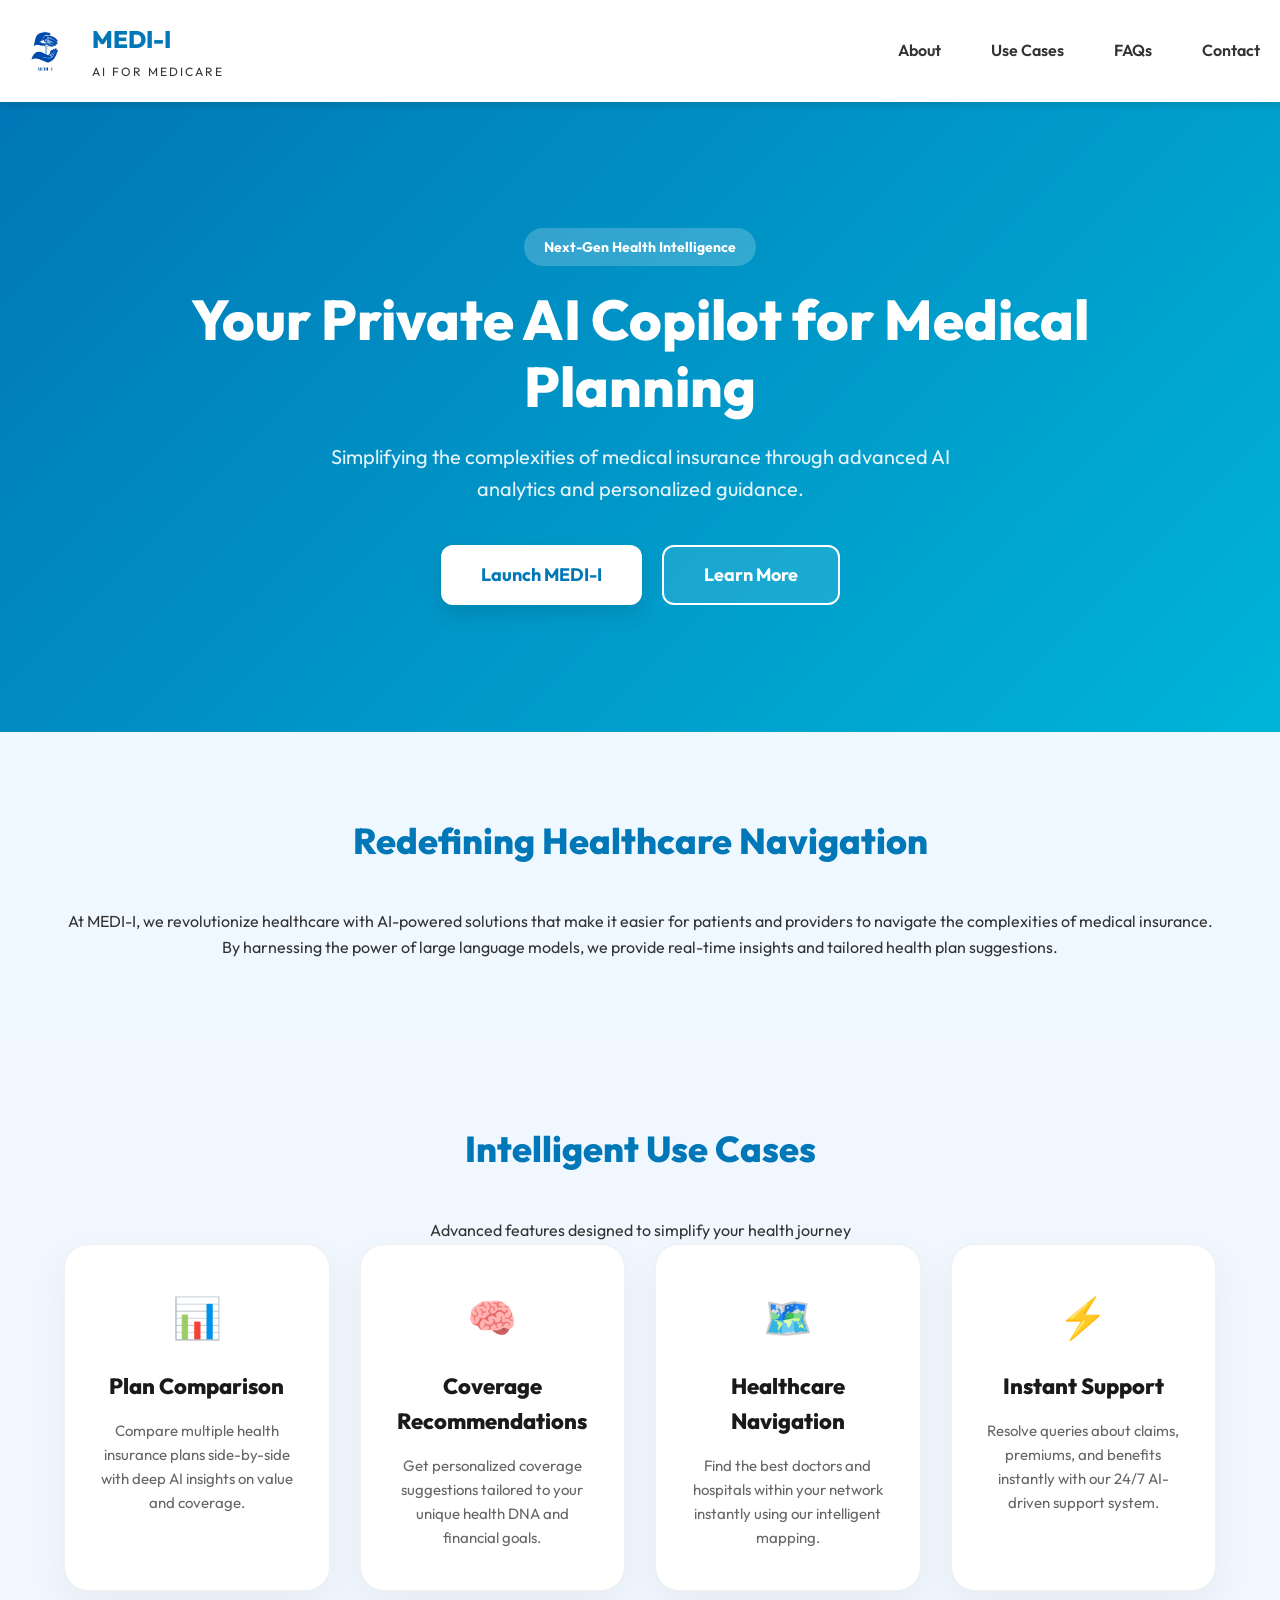
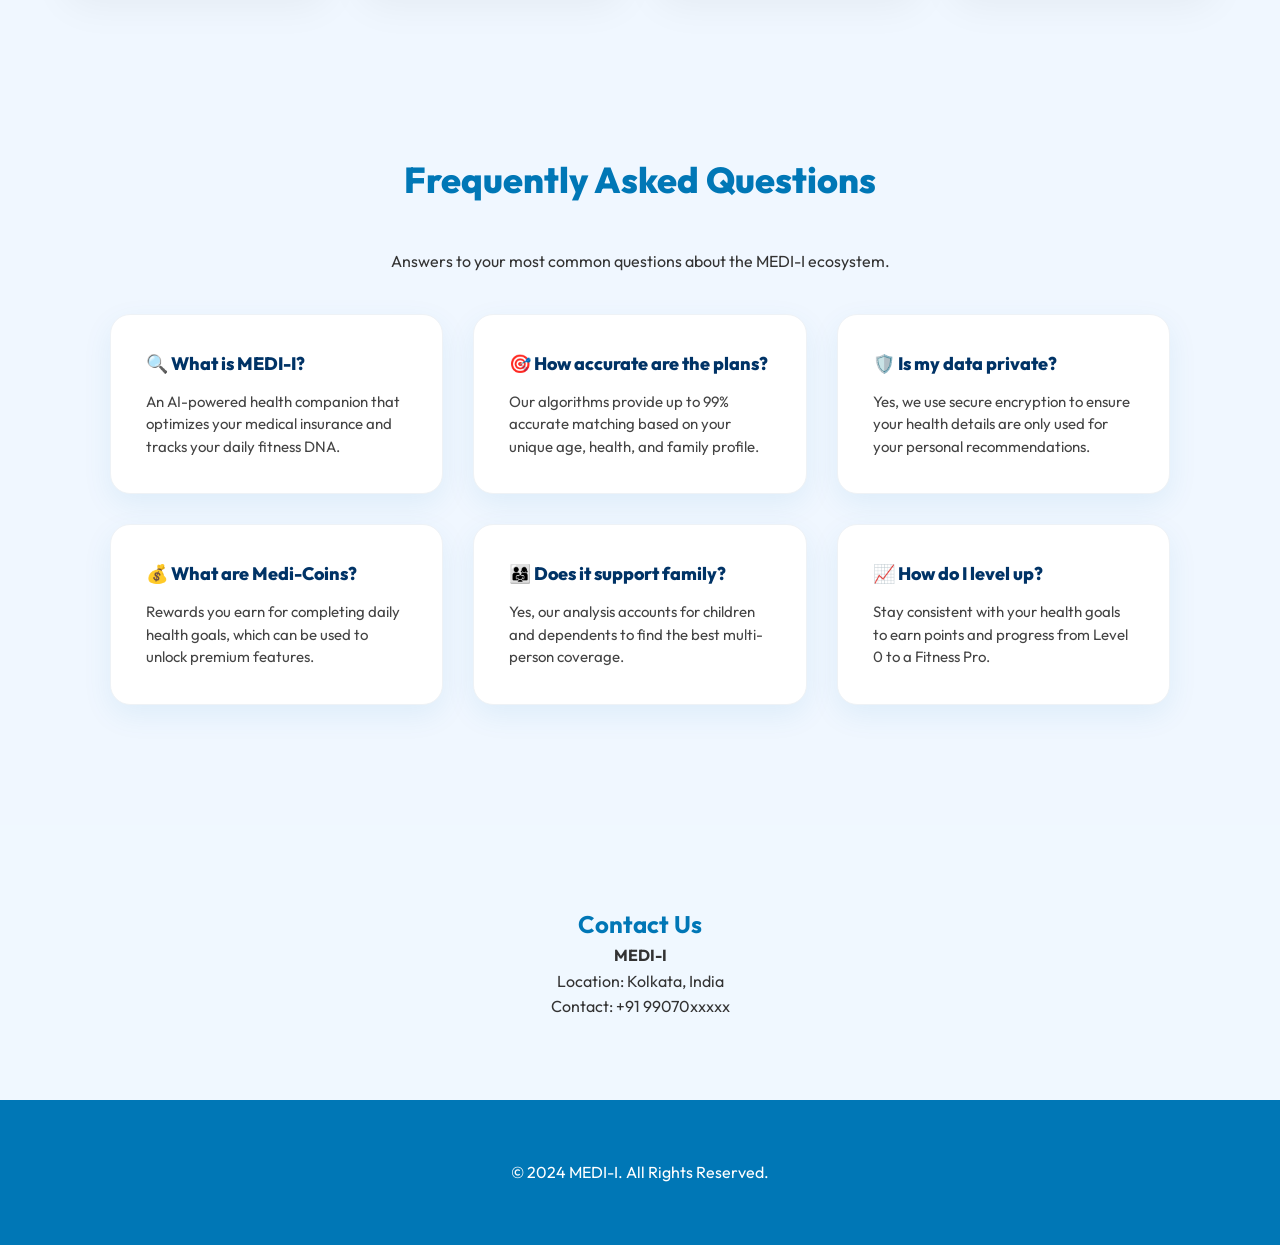
<file: index.html>
<!DOCTYPE html>
<html lang="en">
<head>
    <meta charset="UTF-8">
    <meta name="viewport" content="width=device-width, initial-scale=1.0">
    <title>MEDI-I | AI for Medicare</title>
    <link rel="stylesheet" href="styles.css">
</head>
<body>
    <header>
        <div class="logo">
            <img src="MEDI-I.png" alt="MEDI-I Logo">
            <div class="logo-text">
                <h1>MEDI-I</h1>
                <p>AI FOR MEDICARE</p>
            </div>
        </div>
        <nav>
            <ul>
                <li><a href="#about-us">About</a></li>
                <li><a href="#use-cases">Use Cases</a></li>
                <li><a href="#faqs">FAQs</a></li>
                <li><a href="#contact">Contact</a></li>
            </ul>
            <!-- <button class="plan-finder-btn">Plan Finder</button> -->
        </nav>
    </header>

    <section class="hero-premium">
        <div class="hero-content">
            <span class="badge">Next-Gen Health Intelligence</span>
            <h1>Your Private AI Copilot for <span class="gradient-text">Medical Planning</span></h1>
            <p>Simplifying the complexities of medical insurance through advanced AI analytics and personalized guidance.</p>
            <div class="hero-actions">
                <a href="login.html" class="btn-primary">Launch MEDI-I</a>
                <a href="#about-us" class="btn-secondary">Learn More</a>
            </div>
        </div>
    </section>

    <section id="about-us" class="section-premium">
        <div class="container">
            <div class="section-header">
                <h2>Redefining Healthcare Navigation</h2>
                <div class="divider"></div>
            </div>
            <p class="lead-text">At MEDI-I, we revolutionize healthcare with AI-powered solutions that make it easier for patients and providers to navigate the complexities of medical insurance. By harnessing the power of large language models, we provide real-time insights and tailored health plan suggestions.</p>
        </div>
    </section>

    <section id="use-cases" class="section-premium light-bg">
        <div class="container">
            <div class="section-header">
                <h2>Intelligent Use Cases</h2>
                <p>Advanced features designed to simplify your health journey</p>
            </div>
            <div class="premium-grid">
                <div class="premium-card">
                    <div class="icon-box">📊</div>
                    <h3>Plan Comparison</h3>
                    <p>Compare multiple health insurance plans side-by-side with deep AI insights on value and coverage.</p>
                </div>
                <div class="premium-card">
                    <div class="icon-box">🧠</div>
                    <h3>Coverage Recommendations</h3>
                    <p>Get personalized coverage suggestions tailored to your unique health DNA and financial goals.</p>
                </div>
                <div class="premium-card">
                    <div class="icon-box">🗺️</div>
                    <h3>Healthcare Navigation</h3>
                    <p>Find the best doctors and hospitals within your network instantly using our intelligent mapping.</p>
                </div>
                <div class="premium-card">
                    <div class="icon-box">⚡</div>
                    <h3>Instant Support</h3>
                    <p>Resolve queries about claims, premiums, and benefits instantly with our 24/7 AI-driven support system.</p>
                </div>
            </div>
        </div>
    </section>

    <section id="faqs" class="section-premium light-bg">
        <div class="container">
            <div class="section-header">
                <h2>Frequently Asked Questions</h2>
                <p>Answers to your most common questions about the MEDI-I ecosystem.</p>
                <div class="divider"></div>
            </div>
            
            <div class="faq-grid">
                <div class="faq-card">
                    <h3>🔍 What is MEDI-I?</h3>
                    <p>An AI-powered health companion that optimizes your medical insurance and tracks your daily fitness DNA.</p>
                </div>
                <div class="faq-card">
                    <h3>🎯 How accurate are the plans?</h3>
                    <p>Our algorithms provide up to 99% accurate matching based on your unique age, health, and family profile.</p>
                </div>
                <div class="faq-card">
                    <h3>🛡️ Is my data private?</h3>
                    <p>Yes, we use secure encryption to ensure your health details are only used for your personal recommendations.</p>
                </div>
                <div class="faq-card">
                    <h3>💰 What are Medi-Coins?</h3>
                    <p>Rewards you earn for completing daily health goals, which can be used to unlock premium features.</p>
                </div>
                <div class="faq-card">
                    <h3>👨‍👩‍👧 Does it support family?</h3>
                    <p>Yes, our analysis accounts for children and dependents to find the best multi-person coverage.</p>
                </div>
                <div class="faq-card">
                    <h3>📈 How do I level up?</h3>
                    <p>Stay consistent with your health goals to earn points and progress from Level 0 to a Fitness Pro.</p>
                </div>
            </div>
        </div>
    </section>

    <section id="contact" class="section contact-section">
        <div class="container">
            <h2>Contact Us</h2>
            <p><strong>MEDI-I</strong></p>
            <p>Location: Kolkata, India</p>
            <p>Contact: +91 99070xxxxx</p>
        </div>
    </section>

    <footer>
        <div class="footer-content">
            <p>&copy; 2024 MEDI-I. All Rights Reserved.</p>
        </div>
    </footer>

    <script>
        // Smooth Scrolling for navigation
        document.querySelectorAll('nav a').forEach(anchor => {
            anchor.addEventListener('click', function (e) {
                e.preventDefault();

                const targetId = this.getAttribute('href').substring(1);
                document.getElementById(targetId).scrollIntoView({
                    behavior: 'smooth'
                });
            });
        });
    </script>
</body>
</html>
</file>
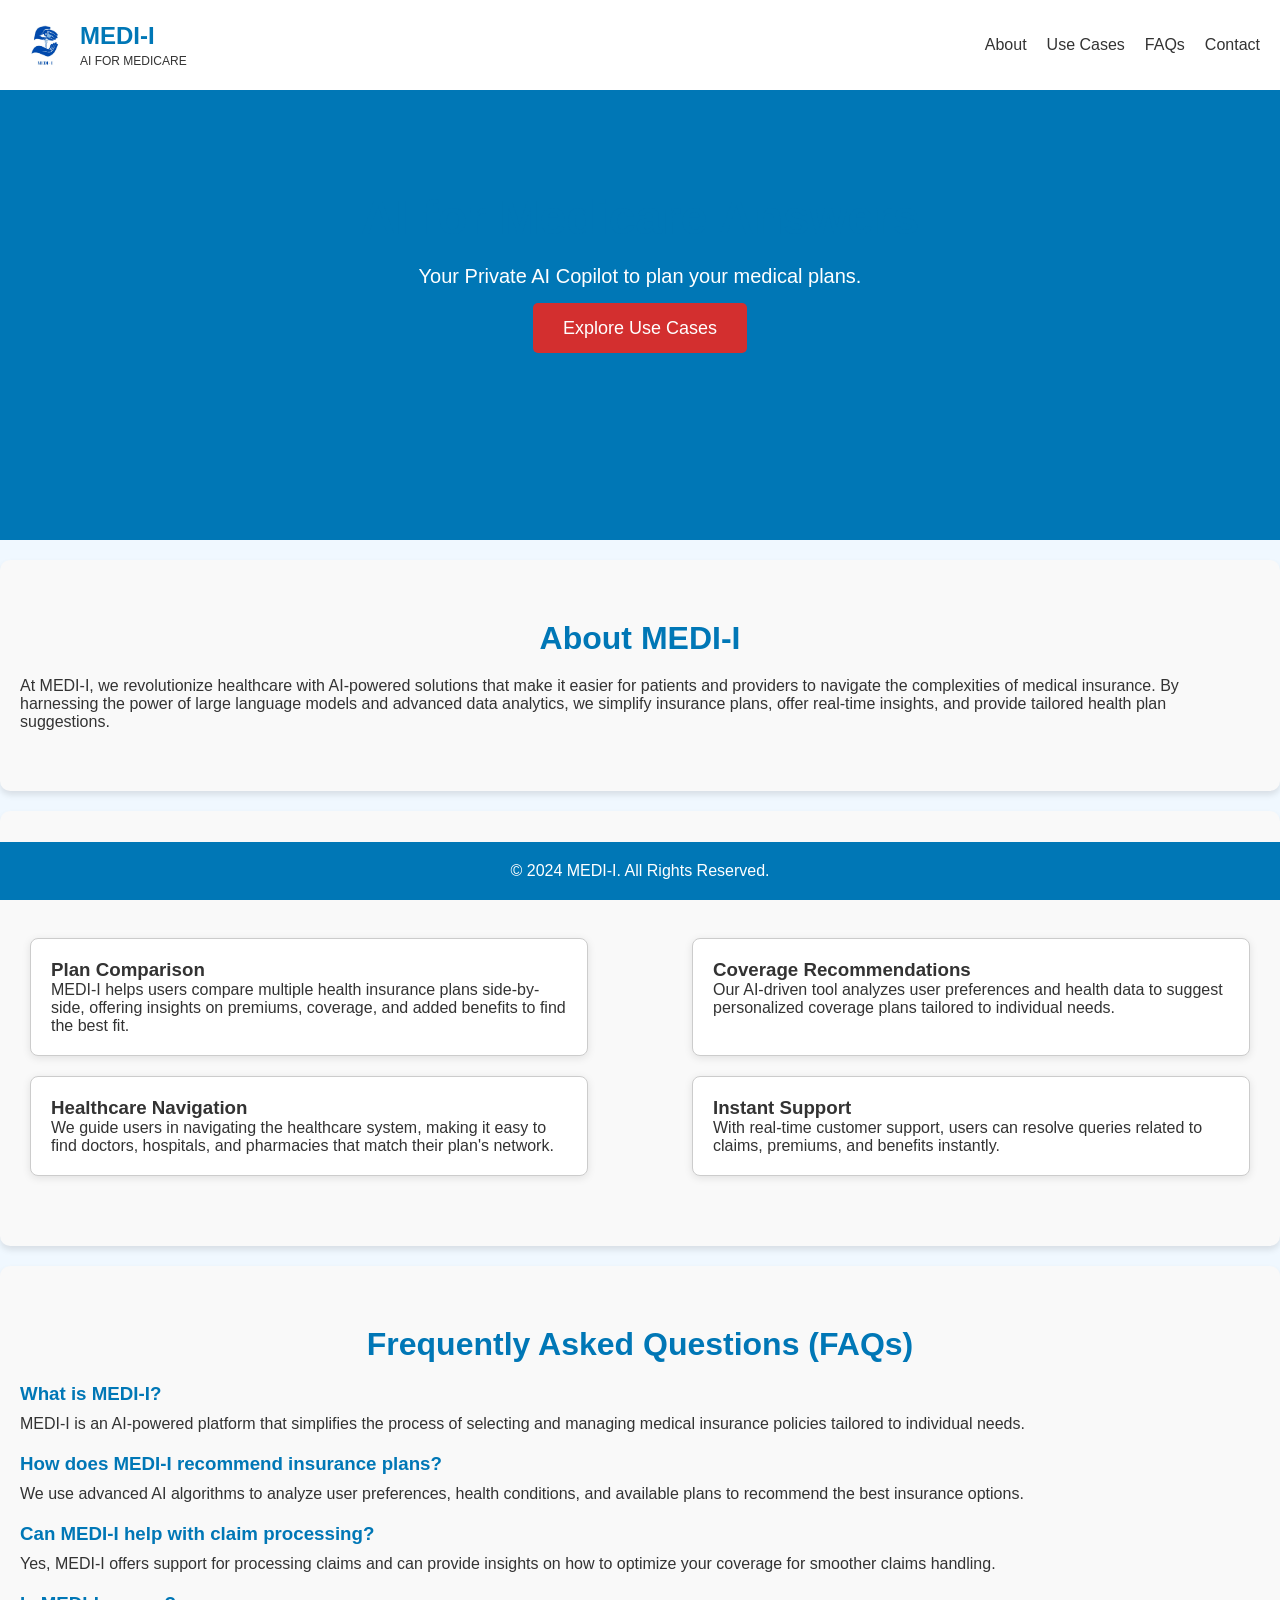
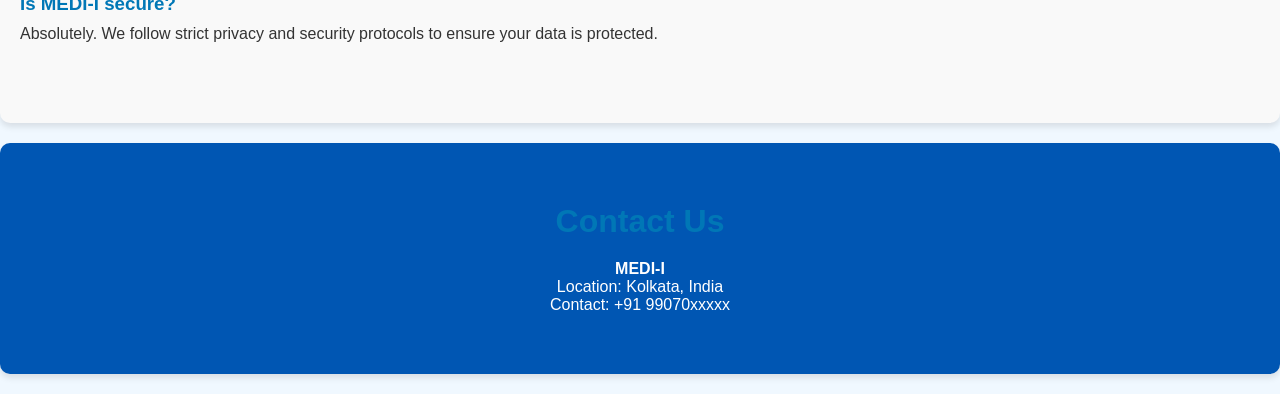
<file: templates/index.html>
<!DOCTYPE html>
<html lang="en">
<head>
    <meta charset="UTF-8">
    <meta name="viewport" content="width=device-width, initial-scale=1.0">
    <title>MEDI-I | AI for Medicare</title>
    <link rel="stylesheet" href="/static/css/styles.css">
</head>
<body>
    <header>
        <div class="logo">
            <img src="/static/images/MEDI-I.png" alt="MEDI-I Logo">
            <div class="logo-text">
                <h1>MEDI-I</h1>
                <p>AI FOR MEDICARE</p>
            </div>
        </div>
        <nav>
            <ul>
                <li><a href="#about-us">About</a></li>
                <li><a href="#use-cases">Use Cases</a></li>
                <li><a href="#faqs">FAQs</a></li>
                <li><a href="#contact">Contact</a></li>
            </ul>
            <!-- <button class="plan-finder-btn">Plan Finder</button> -->
        </nav>
    </header>

    <section class="hero">
        <h2>AI for Medicare Answers</h2>
        <p>Your Private AI Copilot to plan your medical plans.</p>
        <a href="/login" class="explore-btn">Explore Use Cases</a>
    </section>

    <section id="about-us" class="section about-section">
        <div class="container">
            <h2>About MEDI-I</h2>
            <p>At MEDI-I, we revolutionize healthcare with AI-powered solutions that make it easier for patients and providers to navigate the complexities of medical insurance. By harnessing the power of large language models and advanced data analytics, we simplify insurance plans, offer real-time insights, and provide tailored health plan suggestions.</p>
        </div>
    </section>

    <section id="use-cases" class="section use-cases-section">
        <div class="container">
            <h2>Use Cases</h2>
            <div class="use-case-cards">
                <div class="card">
                    <h3>Plan Comparison</h3>
                    <p>MEDI-I helps users compare multiple health insurance plans side-by-side, offering insights on premiums, coverage, and added benefits to find the best fit.</p>
                </div>
                <div class="card">
                    <h3>Coverage Recommendations</h3>
                    <p>Our AI-driven tool analyzes user preferences and health data to suggest personalized coverage plans tailored to individual needs.</p>
                </div>
                <div class="card">
                    <h3>Healthcare Navigation</h3>
                    <p>We guide users in navigating the healthcare system, making it easy to find doctors, hospitals, and pharmacies that match their plan's network.</p>
                </div>
                <div class="card">
                    <h3>Instant Support</h3>
                    <p>With real-time customer support, users can resolve queries related to claims, premiums, and benefits instantly.</p>
                </div>
            </div>
        </div>
    </section>

    <section id="faqs" class="section faqs-section">
        <div class="container">
            <h2>Frequently Asked Questions (FAQs)</h2>
            <div class="faq-item">
                <h3>What is MEDI-I?</h3>
                <p>MEDI-I is an AI-powered platform that simplifies the process of selecting and managing medical insurance policies tailored to individual needs.</p>
            </div>
            <div class="faq-item">
                <h3>How does MEDI-I recommend insurance plans?</h3>
                <p>We use advanced AI algorithms to analyze user preferences, health conditions, and available plans to recommend the best insurance options.</p>
            </div>
            <div class="faq-item">
                <h3>Can MEDI-I help with claim processing?</h3>
                <p>Yes, MEDI-I offers support for processing claims and can provide insights on how to optimize your coverage for smoother claims handling.</p>
            </div>
            <div class="faq-item">
                <h3>Is MEDI-I secure?</h3>
                <p>Absolutely. We follow strict privacy and security protocols to ensure your data is protected.</p>
            </div>
        </div>
    </section>

    <section id="contact" class="section contact-section">
        <div class="container">
            <h2>Contact Us</h2>
            <p><strong>MEDI-I</strong></p>
            <p>Location: Kolkata, India</p>
            <p>Contact: +91 99070xxxxx</p>
        </div>
    </section>

    <footer>
        <div class="footer-content">
            <p>&copy; 2024 MEDI-I. All Rights Reserved.</p>
        </div>
    </footer>

    <script>
        // Smooth Scrolling for navigation
        document.querySelectorAll('nav a').forEach(anchor => {
            anchor.addEventListener('click', function (e) {
                e.preventDefault();

                const targetId = this.getAttribute('href').substring(1);
                document.getElementById(targetId).scrollIntoView({
                    behavior: 'smooth'
                });
            });
        });
    </script>
</body>
</html>
</file>
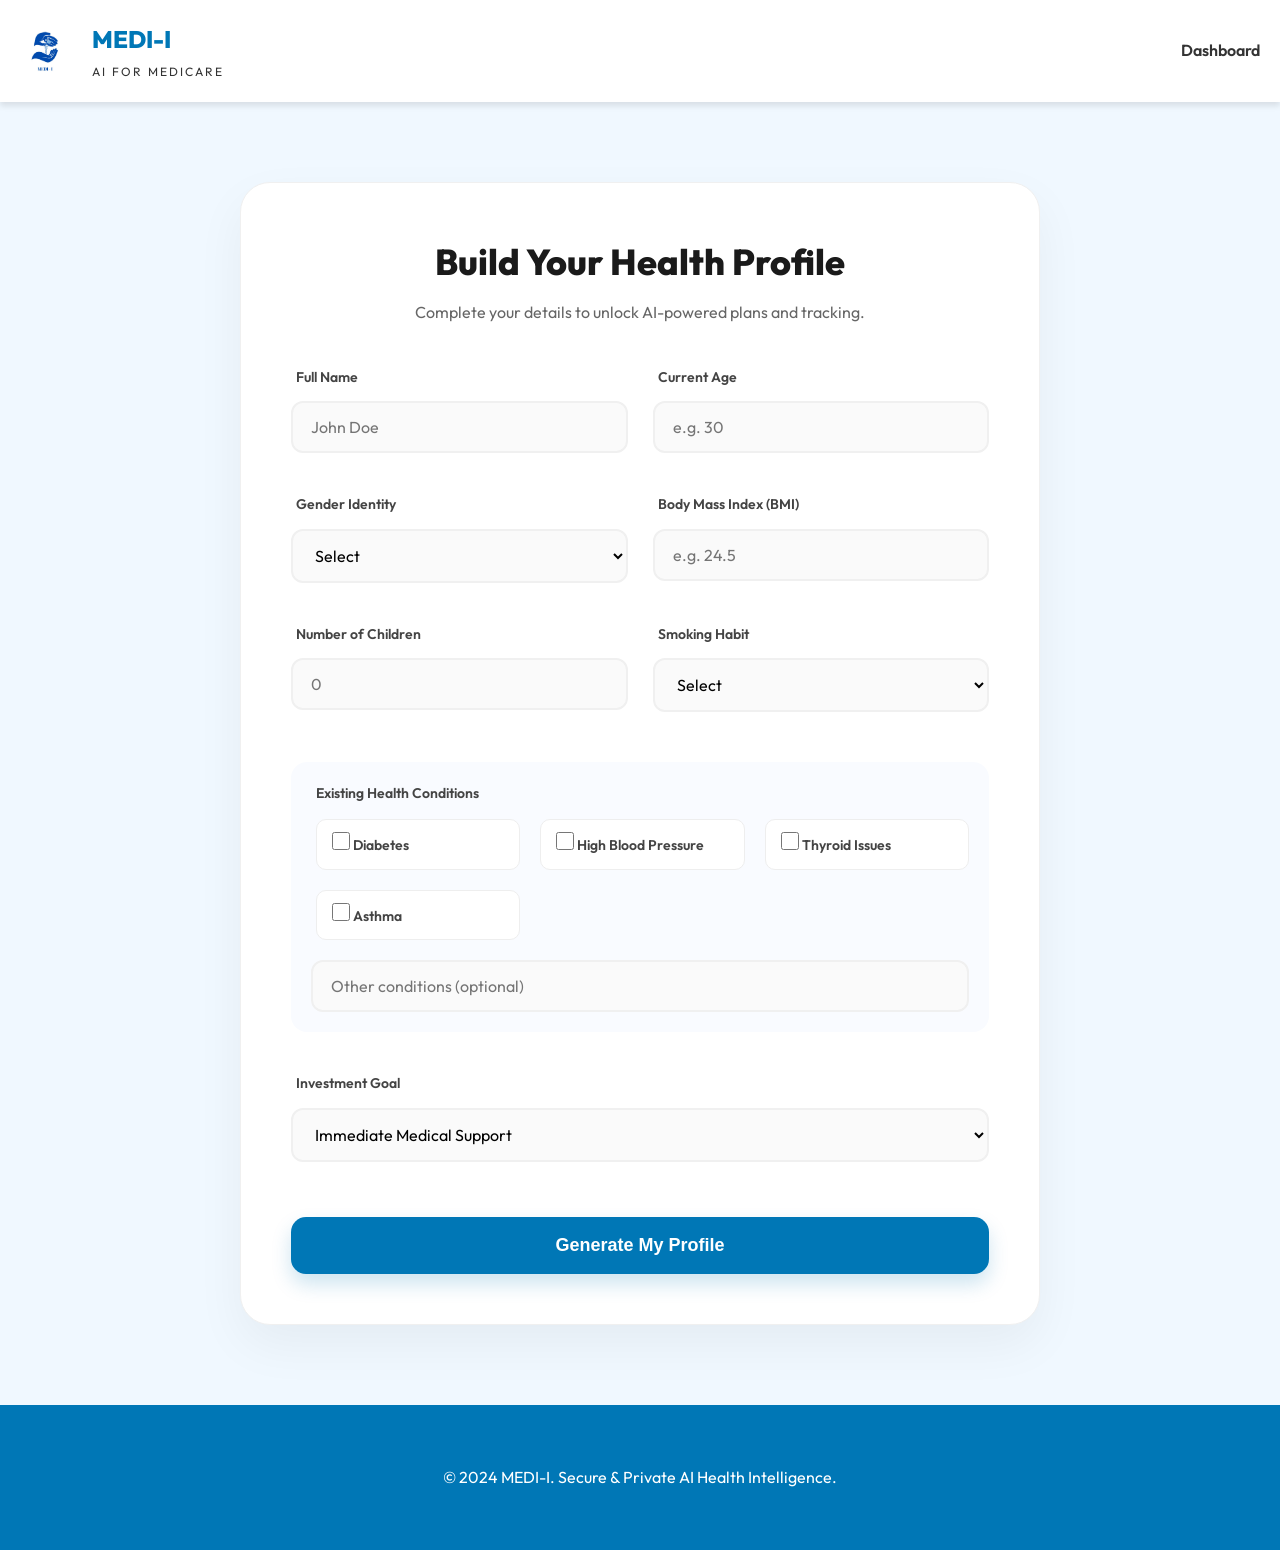
<file: basic-details.html>
<!DOCTYPE html>
<html lang="en">
<head>
    <meta charset="UTF-8">
    <meta name="viewport" content="width=device-width, initial-scale=1.0">
    <title>MEDI-I | Your Health Profile</title>
    <link rel="stylesheet" href="styles.css">
    <link href="https://fonts.googleapis.com/css2?family=Outfit:wght@300;400;600;800&display=swap" rel="stylesheet">
    <style>
        :root {
            --primary: #0077b6;
            --accent: #d32f2f;
            --bg: #f8fbff;
        }

        body {
            font-family: 'Outfit', sans-serif;
            background: linear-gradient(135deg, #f8fbff 0%, #eef6ff 100%);
        }

        .details-section {
            padding: 80px 20px;
            display: flex;
            justify-content: center;
        }

        .details-container {
            background: white;
            max-width: 800px;
            width: 100%;
            padding: 50px;
            border-radius: 30px;
            box-shadow: 0 20px 50px rgba(0,0,0,0.05);
            border: 1px solid #f0f0f0;
        }

        .form-header {
            text-align: center;
            margin-bottom: 40px;
        }

        .form-header h2 {
            font-size: 36px;
            font-weight: 800;
            color: #1a1a1a;
            margin-bottom: 10px;
        }

        .form-header p {
            color: #666;
            font-size: 16px;
        }

        .form-grid {
            display: grid;
            grid-template-columns: 1fr 1fr;
            gap: 25px;
        }

        .input-group {
            display: flex;
            flex-direction: column;
            gap: 8px;
        }

        .input-group label {
            font-weight: 600;
            font-size: 14px;
            color: #444;
            margin-left: 5px;
        }

        .input-group input, .input-group select {
            padding: 14px 18px;
            border: 2px solid #f0f0f0;
            border-radius: 12px;
            font-size: 16px;
            background: #fafafa;
            transition: 0.3s;
            font-family: inherit;
        }

        .input-group input:focus, .input-group select:focus {
            border-color: var(--primary);
            background: white;
            outline: none;
            box-shadow: 0 0 0 4px rgba(0, 119, 182, 0.1);
        }

        .full-width {
            grid-column: span 2;
        }

        .disease-selection {
            background: #f9fbff;
            padding: 20px;
            border-radius: 16px;
            margin-top: 10px;
        }

        .disease-grid {
            display: grid;
            grid-template-columns: repeat(auto-fill, minmax(200px, 1fr));
            gap: 15px;
            margin-top: 15px;
        }

        .disease-item {
            display: flex;
            align-items: center;
            gap: 10px;
            background: white;
            padding: 12px 15px;
            border-radius: 10px;
            border: 1px solid #eee;
            cursor: pointer;
            transition: 0.2s;
        }

        .disease-item:hover {
            border-color: var(--primary);
        }

        .disease-item input[type="checkbox"] {
            width: 18px;
            height: 18px;
        }

        .submit-container {
            margin-top: 40px;
            text-align: center;
        }

        .submit-btn {
            padding: 18px 50px;
            background: var(--primary);
            color: white;
            border: none;
            border-radius: 15px;
            font-size: 18px;
            font-weight: 700;
            cursor: pointer;
            transition: 0.3s;
            box-shadow: 0 10px 20px rgba(0, 119, 182, 0.2);
        }

        .submit-btn:hover {
            transform: translateY(-3px);
            box-shadow: 0 15px 30px rgba(0, 119, 182, 0.3);
            background: #005f92;
        }

        @media (max-width: 768px) {
            .form-grid { grid-template-columns: 1fr; }
            .full-width { grid-column: span 1; }
            .details-container { padding: 30px 20px; }
        }
    </style>
</head>
<body>
    <header>
        <div class="logo">
            <img src="MEDI-I.png" alt="MEDI-I Logo">
            <div class="logo-text">
                <h1>MEDI-I</h1>
                <p>AI FOR MEDICARE</p>
            </div>
        </div>
        <nav>
            <ul>
                <li><a href="dashboard.html">Dashboard</a></li>
            </ul>
        </nav>
    </header>

    <section class="details-section">
        <div class="details-container">
            <div class="form-header">
                <h2>Build Your Health Profile</h2>
                <p>Complete your details to unlock AI-powered plans and tracking.</p>
            </div>

            <form id="basicDetailsForm">
                <div class="form-grid">
                    <div class="input-group">
                        <label for="name">Full Name</label>
                        <input type="text" id="name" placeholder="John Doe" required>
                    </div>

                    <div class="input-group">
                        <label for="age">Current Age</label>
                        <input type="number" id="age" placeholder="e.g. 30" required>
                    </div>

                    <div class="input-group">
                        <label for="sex">Gender Identity</label>
                        <select id="sex" required>
                            <option value="">Select</option>
                            <option value="male">Male</option>
                            <option value="female">Female</option>
                            <option value="trans">Prefer Not to Say</option>
                        </select>
                    </div>

                    <div class="input-group">
                        <label for="bmi">Body Mass Index (BMI)</label>
                        <input type="text" id="bmi" placeholder="e.g. 24.5" required>
                    </div>

                    <div class="input-group">
                        <label for="children">Number of Children</label>
                        <input type="number" id="children" placeholder="0" required>
                    </div>

                    <div class="input-group">
                        <label>Smoking Habit</label>
                        <select id="smoker" required>
                            <option value="">Select</option>
                            <option value="no">Non-Smoker</option>
                            <option value="yes">Active Smoker</option>
                        </select>
                    </div>

                    <div class="input-group full-width">
                        <div class="disease-selection">
                            <label>Existing Health Conditions</label>
                            <div class="disease-grid">
                                <label class="disease-item">
                                    <input type="checkbox" name="disease" value="diabetes"> Diabetes
                                </label>
                                <label class="disease-item">
                                    <input type="checkbox" name="disease" value="pressure"> High Blood Pressure
                                </label>
                                <label class="disease-item">
                                    <input type="checkbox" name="disease" value="thyroid"> Thyroid Issues
                                </label>
                                <label class="disease-item">
                                    <input type="checkbox" name="disease" value="asthma"> Asthma
                                </label>
                            </div>
                            <input type="text" id="otherDiseaseInput" placeholder="Other conditions (optional)" style="margin-top: 15px; width: 100%;">
                        </div>
                    </div>

                    <div class="input-group full-width">
                        <label for="preferences">Investment Goal</label>
                        <select id="preferences">
                            <option value="immediateFunds">Immediate Medical Support</option>
                            <option value="shortTermFunds">Short Term Protection (1-3 years)</option>
                            <option value="longTermFunds">Long Term Wealth & Health Focus</option>
                        </select>
                    </div>
                </div>

                <div class="submit-container">
                    <button type="submit" class="submit-btn">Generate My Profile</button>
                </div>
            </form>
        </div>
    </section>

    <footer>
        <p>&copy; 2024 MEDI-I. Secure & Private AI Health Intelligence.</p>
    </footer>

    <script src="basic-details.js"></script>
</body>
</html>
</file>
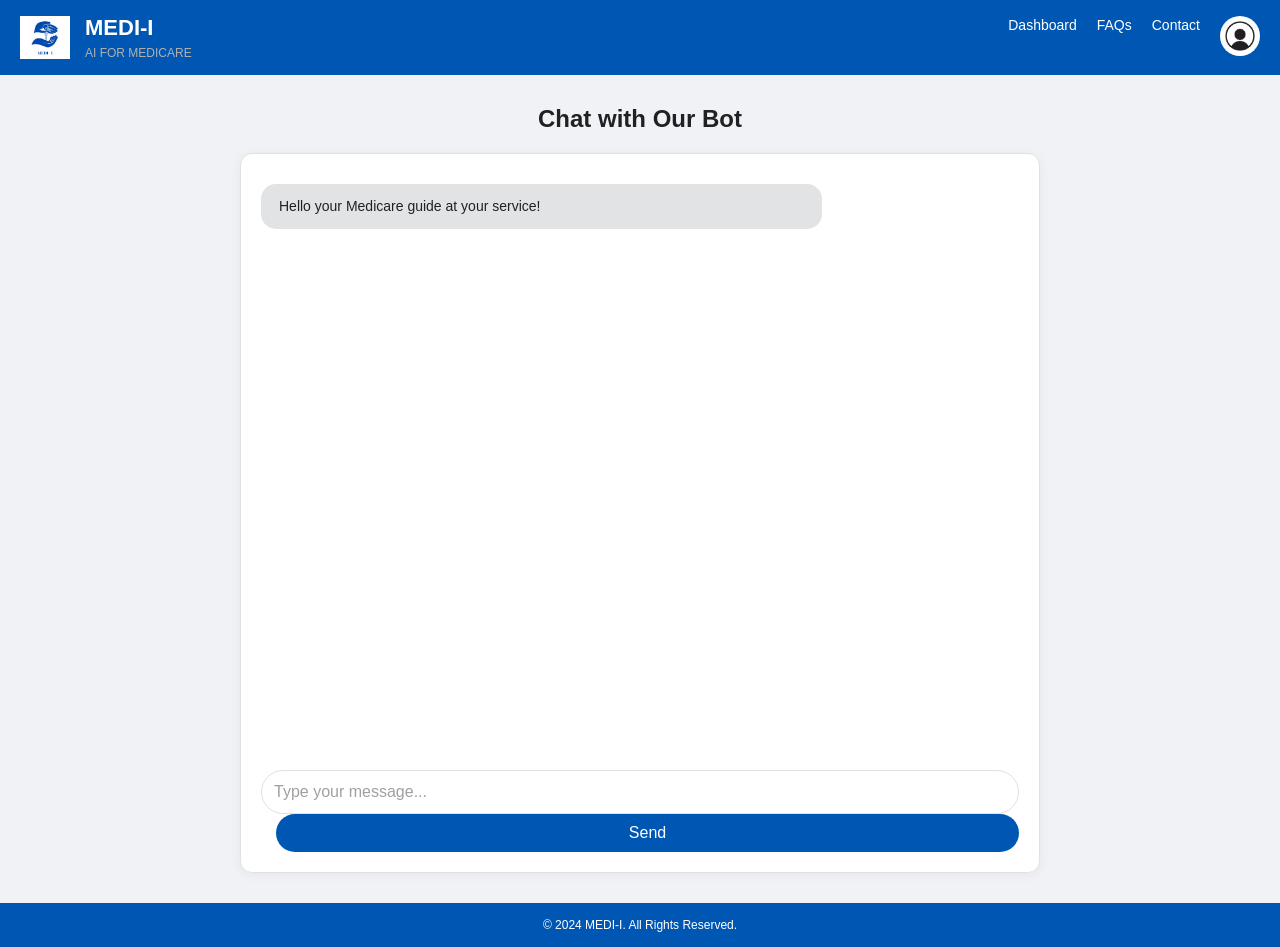
<file: chat.html>
<!DOCTYPE html>
<html lang="en">
<head>
    <meta charset="UTF-8">
    <meta name="viewport" content="width=device-width, initial-scale=1.0">
    <title>Chat with MEDI-I Bot</title>
    <link rel="stylesheet" href="chat-styles.css"> <!-- Link to CSS -->
</head>
<body>
    <header>
        <div class="logo">
            <img src="MEDI-I.png" alt="MEDI-I Logo">
            <div class="logo-text">
                <h1>MEDI-I</h1>
                <p>AI FOR MEDICARE</p>
            </div>
        </div>
        <nav>
            <ul>
                <li><a href="dashboard.html">Dashboard</a></li>
                <li><a href="#">FAQs</a></li>
                <li><a href="#">Contact</a></li>
                <li class="profile"><a href="#"><img src="Profile logo.png" alt="Profile Logo" class="profile-logo"></a></li>
            </ul>
        </nav>
    </header>

    <main>
        <h2>Chat with Our Bot</h2>
        
        <!-- Chat Container -->
        <div class="chat-container">
            <div class="chat-box">
                <div class="messages">
                    <div class="message bot">Hello your Medicare guide at your service!</div>
                </div>
                <input type="text" id="userInput" placeholder="Type your message..." />
                <button id="sendButton">Send</button>
            </div>
        </div>
    </main>

    <footer>
        <p>&copy; 2024 MEDI-I. All Rights Reserved.</p>
    </footer>

    <script src="chat-script.js"></script> <!-- Link to JavaScript file -->
</body>
</html>
</file>
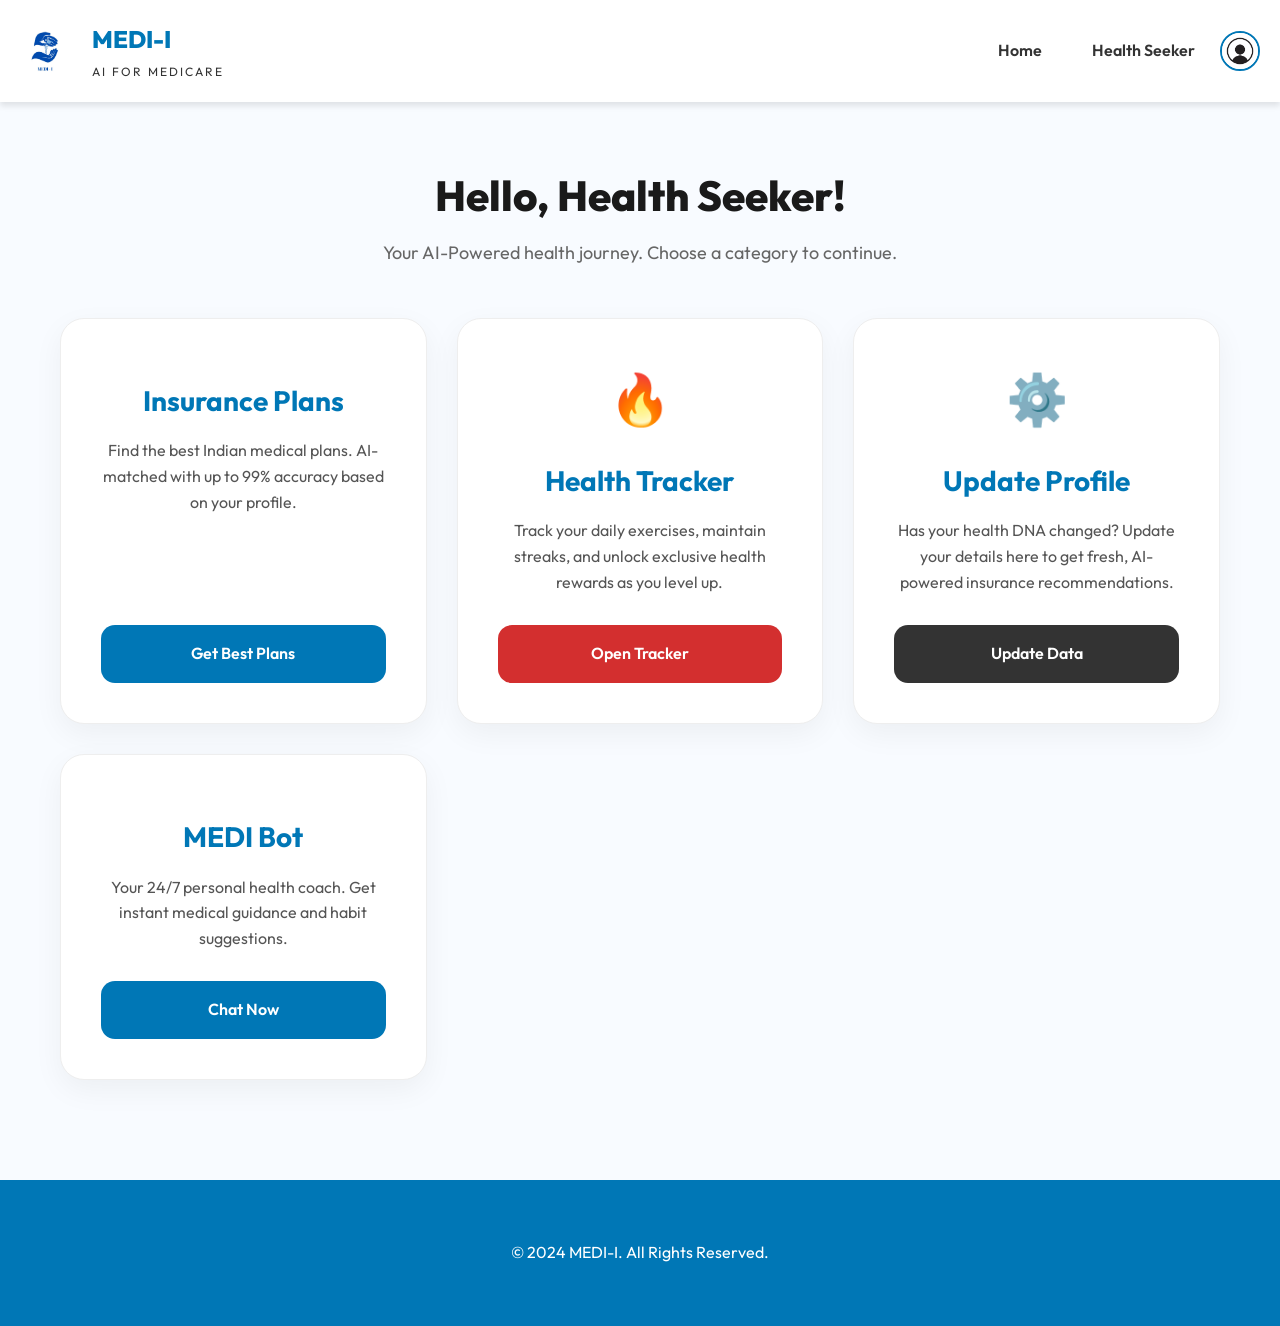
<file: dashboard.html>
<!DOCTYPE html>
<html lang="en">
<head>
    <meta charset="UTF-8">
    <meta name="viewport" content="width=device-width, initial-scale=1.0">
    <title>MEDI-I | Your Health Dashboard</title>
    <link rel="stylesheet" href="styles.css">
    <link href="https://fonts.googleapis.com/css2?family=Outfit:wght@300;400;600;800&display=swap" rel="stylesheet">
    <style>
        :root {
            --primary: #0077b6;
            --accent: #d32f2f;
            --bg: #f8fbff;
        }

        body {
            font-family: 'Outfit', sans-serif;
            background: var(--bg);
        }

        .dashboard-container {
            max-width: 1200px;
            margin: 60px auto;
            padding: 0 20px;
        }

        .welcome-header {
            margin-bottom: 50px;
            text-align: center;
        }

        .welcome-header h2 {
            font-size: 42px;
            font-weight: 800;
            color: #1a1a1a;
            margin-bottom: 10px;
        }

        .welcome-header p {
            font-size: 18px;
            color: #666;
        }

        .main-options {
            display: grid;
            grid-template-columns: repeat(auto-fit, minmax(350px, 1fr));
            gap: 30px;
            margin-top: 40px;
        }

        .feature-card {
            background: white;
            border-radius: 24px;
            padding: 40px;
            text-align: center;
            box-shadow: 0 10px 30px rgba(0,0,0,0.05);
            transition: 0.4s cubic-bezier(0.175, 0.885, 0.32, 1.275);
            border: 1px solid #eee;
            display: flex;
            flex-direction: column;
            justify-content: space-between;
        }

        .feature-card:hover {
            transform: translateY(-15px);
            box-shadow: 0 20px 50px rgba(0, 119, 182, 0.15);
            border-color: var(--primary);
        }

        .card-icon {
            font-size: 50px;
            margin-bottom: 20px;
        }

        .feature-card h3 {
            font-size: 28px;
            color: var(--primary);
            margin-bottom: 15px;
            font-weight: 700;
        }

        .feature-card p {
            color: #555;
            font-size: 16px;
            line-height: 1.6;
            margin-bottom: 30px;
        }

        .action-btn {
            display: inline-block;
            padding: 16px 32px;
            background: var(--primary);
            color: white;
            text-decoration: none;
            border-radius: 14px;
            font-weight: 600;
            font-size: 16px;
            transition: 0.3s;
        }

        .action-btn.secondary {
            background: var(--accent);
        }

        .action-btn:hover {
            filter: brightness(1.1);
            transform: scale(1.05);
        }

        .profile-nav {
            display: flex;
            align-items: center;
            gap: 15px;
        }

        .user-name {
            font-weight: 600;
            color: #333;
        }
    </style>
</head>
<body>
    <header>
        <div class="logo">
            <img src="MEDI-I.png" alt="MEDI-I Logo">
            <div class="logo-text">
                <h1>MEDI-I</h1>
                <p>AI FOR MEDICARE</p>
            </div>
        </div>
        <nav>
            <ul style="display: flex; align-items: center; gap: 30px;">
                <li><a href="index.html">Home</a></li>
                <li class="profile-nav">
                    <span class="user-name" id="display-name">User</span>
                    <img src="Profile logo.png" alt="Profile" class="profile-logo">
                </li>
            </ul>
        </nav>
    </header>

    <main class="dashboard-container">
        <div class="welcome-header">
            <h2>Hello, <span id="welcome-name">Adventurer</span>!</h2>
            <p>Your AI-Powered health journey. Choose a category to continue.</p>
        </div>

        <div class="main-options">
            <!-- Section 1: Insurance Recommendation -->
            <div class="feature-card">
                <div>
                    <div class="card-icon"></div>
                    <h3>Insurance Plans</h3>
                    <p>Find the best Indian medical plans. AI-matched with up to 99% accuracy based on your profile.</p>
                </div>
                <a href="#" onclick="handleRoute('insurance')" class="action-btn">Get Best Plans</a>
            </div>

            <!-- Section 2: Health Tracker -->
            <div class="feature-card">
                <div>
                    <div class="card-icon">🔥</div>
                    <h3>Health Tracker</h3>
                    <p>Track your daily exercises, maintain streaks, and unlock exclusive health rewards as you level up.</p>
                </div>
                <a href="#" onclick="handleRoute('tracker')" class="action-btn secondary">Open Tracker</a>
            </div>

            <!-- Section 3: Profile Management (NEW) -->
            <div class="feature-card">
                <div>
                    <div class="card-icon">⚙️</div>
                    <h3>Update Profile</h3>
                    <p>Has your health DNA changed? Update your details here to get fresh, AI-powered insurance recommendations.</p>
                </div>
                <a href="basic-details.html" class="action-btn" style="background: #333;">Update Data</a>
            </div>

            <!-- Section 3: MEDI Bot -->
            <div class="feature-card">
                <div>
                    <div class="card-icon"></div>
                    <h3>MEDI Bot</h3>
                    <p>Your 24/7 personal health coach. Get instant medical guidance and habit suggestions.</p>
                </div>
                <a href="https://medi-ibot.streamlit.app/" class="action-btn" target="_blank">Chat Now</a>
            </div>
        </div>
    </main>

    <footer style="margin-top: 100px; position: relative;">
        <p>&copy; 2024 MEDI-I. All Rights Reserved.</p>
    </footer>

    <script>
        const userName = localStorage.getItem('userName') || 'Health Seeker';
        const isExisting = localStorage.getItem('isExistingUser') === 'true';
        
        document.getElementById('display-name').innerText = userName;
        document.getElementById('welcome-name').innerText = userName;

        function handleRoute(type) {
            const isExisting = localStorage.getItem('isExistingUser') === 'true';
            const isOnboarded = localStorage.getItem('trackerOnboarded') === 'true';

            if (type === 'insurance') {
                window.location.href = isExisting ? "result.html" : "basic-details.html";
            } else if (type === 'tracker') {
                window.location.href = isOnboarded ? "health-engine.html" : "tracker-details.html";
            }
        }
    </script>
</body>
</html>
</file>
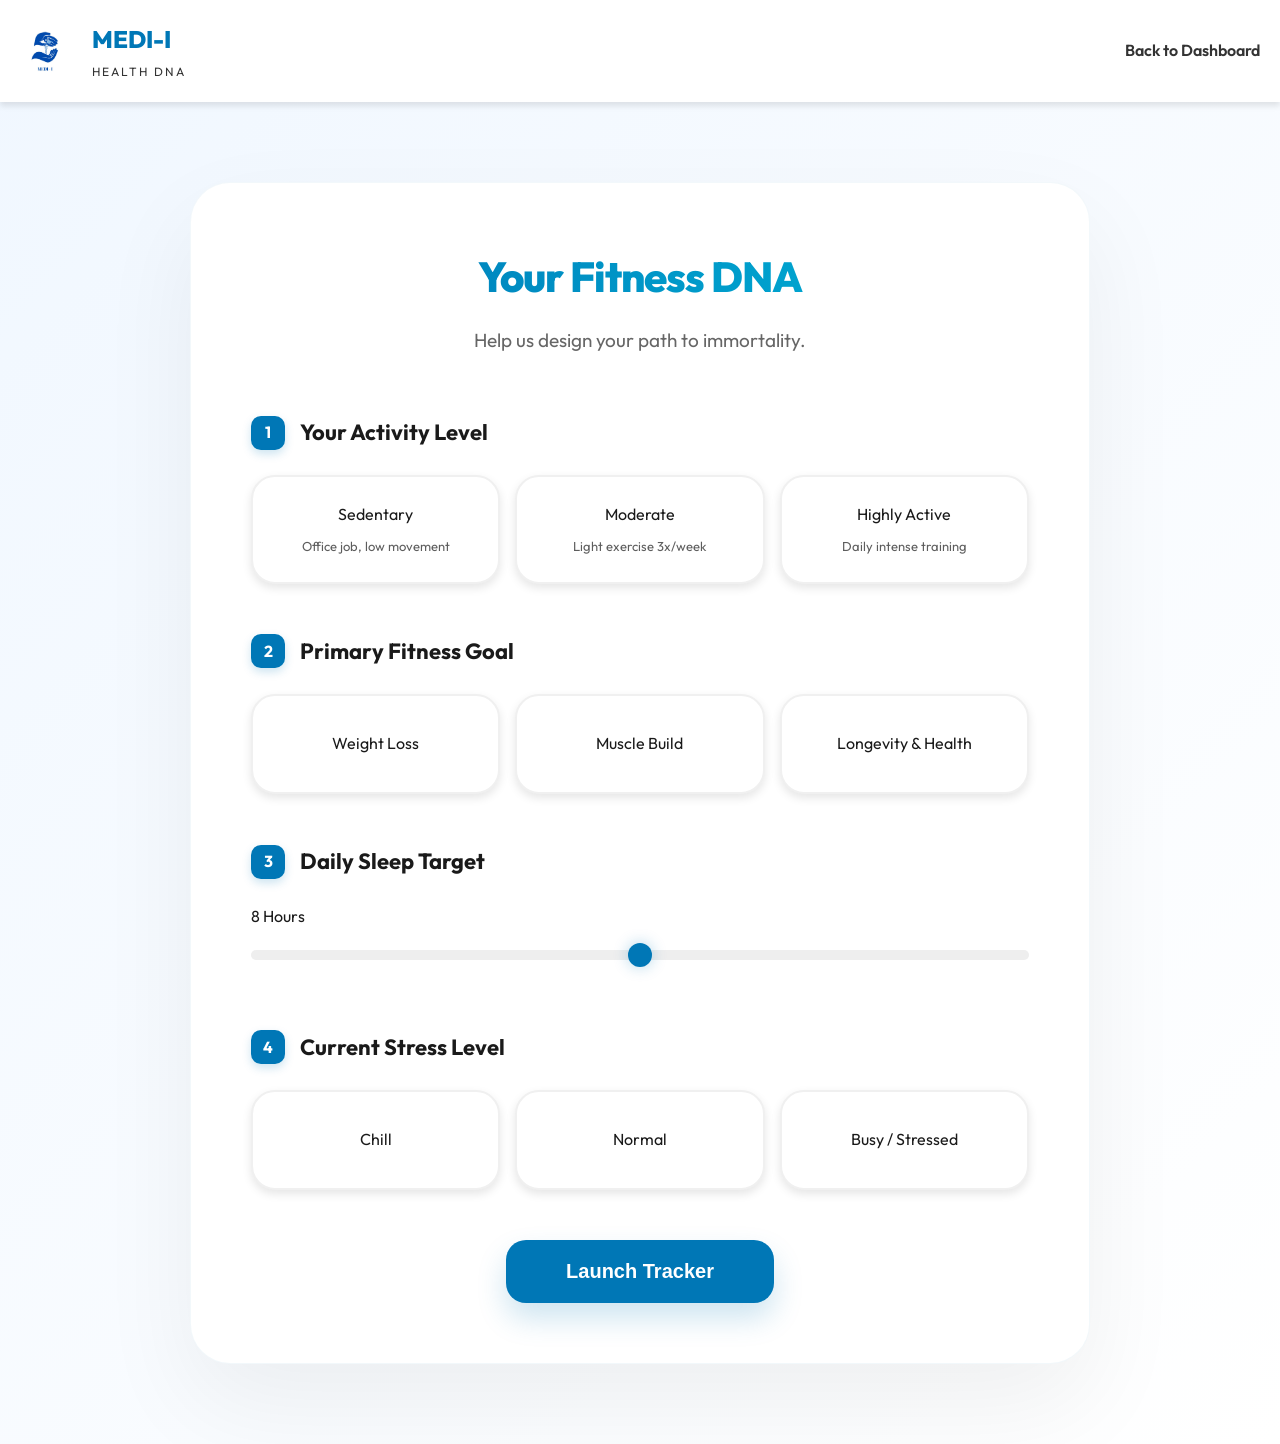
<file: health-engine.html>
<!DOCTYPE html>
<html lang="en">
<head>
    <meta charset="UTF-8">
    <meta name="viewport" content="width=device-width, initial-scale=1.0">
    <title>MEDI-I | Health Engine</title>
    <link rel="stylesheet" href="styles.css">
    <link rel="stylesheet" href="health-engine.css">
    <link href="https://fonts.googleapis.com/css2?family=Outfit:wght@300;400;600;800&display=swap" rel="stylesheet">
</head>
<body>
    <header>
        <div class="logo">
            <img src="MEDI-I.png" alt="MEDI-I Logo">
            <div class="logo-text">
                <h1>MEDI-I</h1>
                <p>AI FOR MEDICARE</p>
            </div>
        </div>
        <nav>
            <ul>
                <li><a href="dashboard.html">Back to Dashboard</a></li>
                <li class="profile-nav">
                    <span id="user-points">🪙 0 Coins</span>
                </li>
            </ul>
        </nav>
    </header>

    <main class="engine-container">
        <!-- Streak & Level Section -->
        <div class="stats-bar">
            <div class="stat-card">
                <span class="stat-label">Daily Streak</span>
                <div class="stat-value"><span id="streak-count">0</span> 🔥</div>
            </div>
            <div class="stat-card">
                <span class="stat-label">Health Level</span>
                <div class="stat-value" id="health-level">Lvl 1</div>
            </div>
            <div class="stat-card">
                <span class="stat-label">Next Reward</span>
                <div class="stat-value" id="next-reward-progress">20%</div>
            </div>
        </div>

        <div class="engine-grid">
            <!-- Smart Goals Column -->
            <section class="goals-section">
                <div class="goal-group">
                    <h3>Daily Goals ☀️</h3>
                    <div id="daily-goals" class="goals-list"></div>
                </div>

                <div class="goal-group" style="margin-top:40px">
                    <h3>Weekly Milestones 📈</h3>
                    <div id="weekly-goals" class="goals-list"></div>
                </div>

                <div class="goal-group" style="margin-top:40px">
                    <h3>Monthly Challenges 🏆</h3>
                    <div id="monthly-goals" class="goals-list"></div>
                </div>

                <div class="goal-group" style="margin-top:40px">
                    <h3>Yearly Life-Goals ✨</h3>
                    <div id="yearly-goals" class="goals-list"></div>
                </div>
            </section>

            <!-- Rewards & Benefits Column -->
            <section class="rewards-section">
                <h3>Earned Rewards 🪙</h3>
                <div class="reward-cards" id="reward-list">
                    <!-- Rewards -->
                </div>

                <div class="coach-widget">
                    <div class="coach-header">
                        <img src="MEDI-I.png" alt="Coach">
                        <span>Coach Medi</span>
                    </div>
                    <p id="coach-message">"You're doing great! Complete your water goal to maintain your streak."</p>
                </div>
            </section>
        </div>

        <!-- Popup Congratulation -->
        <div id="congrats-popup" class="popup-hidden">
            <div class="popup-content">
                <span class="close-popup">&times;</span>
                <h2>🎉 Amazing Work!</h2>
                <p id="popup-text">You earned 50 Medi-Coins!</p>
                <div class="popup-icon">🪙</div>
            </div>
        </div>
        
    </main>

    <script src="ai-service.js"></script>
    <script src="health-engine.js"></script>
</body>
</html>
</file>
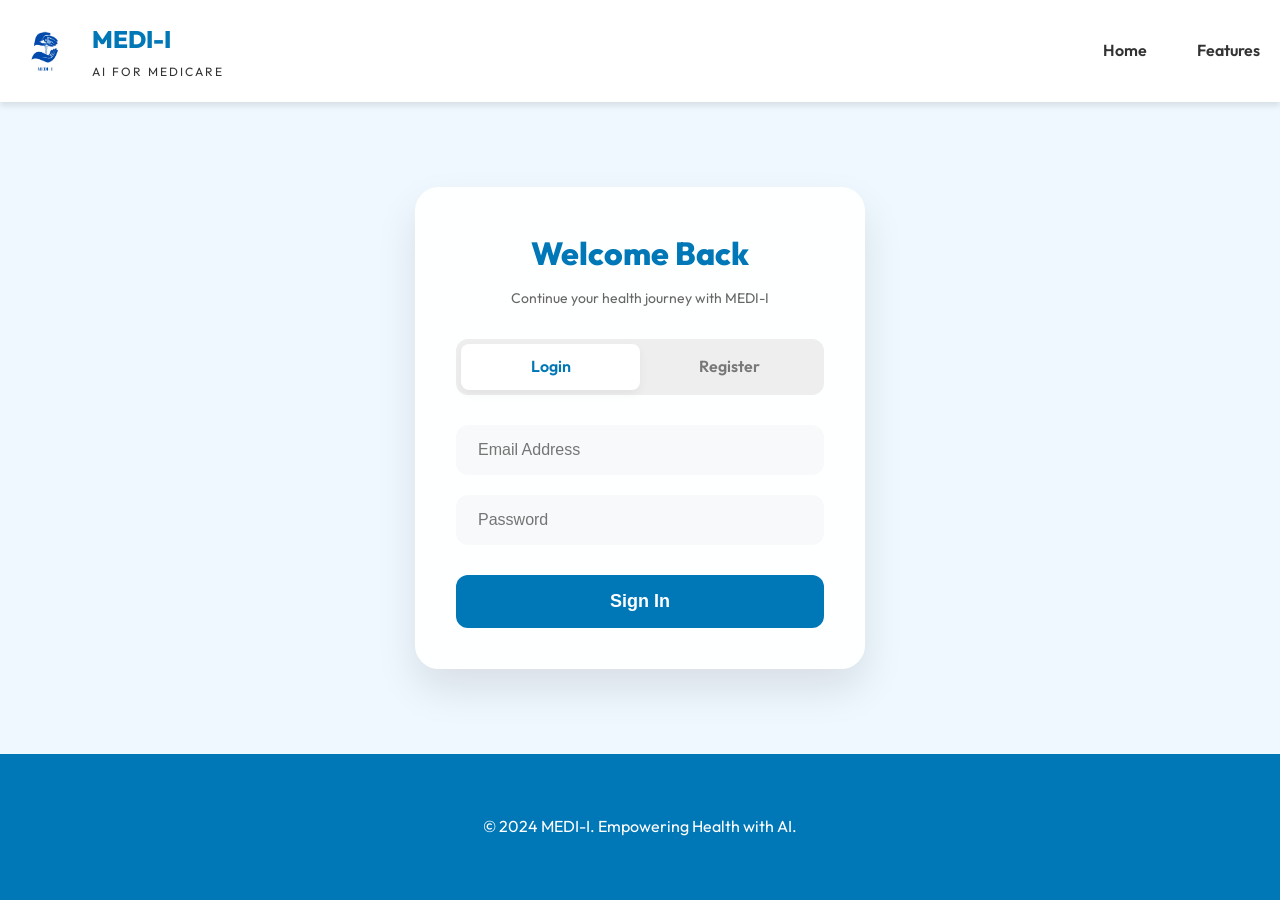
<file: login.html>
<!DOCTYPE html>
<html lang="en">
<head>
    <meta charset="UTF-8">
    <meta name="viewport" content="width=device-width, initial-scale=1.0">
    <title>MEDI-I | Access Your Health Portal</title>
    <link rel="stylesheet" href="styles.css">
    <link href="https://fonts.googleapis.com/css2?family=Outfit:wght@300;400;600;800&display=swap" rel="stylesheet">
    <style>
        :root {
            --primary: #0077b6;
            --secondary: #d32f2f;
            --dark: #1a1a1a;
            --light: #f0f8ff;
            --glass: rgba(255, 255, 255, 0.9);
        }

        body {
            font-family: 'Outfit', sans-serif;
            background: linear-gradient(135deg, #f0f8ff 0%, #dcf0ff 100%);
            min-height: 100vh;
            display: flex;
            flex-direction: column;
        }

        .login-section {
            flex: 1;
            display: flex;
            justify-content: center;
            align-items: center;
            padding: 40px 20px;
        }

        .auth-card {
            background: var(--glass);
            backdrop-filter: blur(10px);
            border-radius: 24px;
            box-shadow: 0 20px 40px rgba(0,0,0,0.1);
            width: 100%;
            max-width: 450px;
            padding: 40px;
            border: 1px solid rgba(255,255,255,0.5);
            transition: transform 0.3s ease;
        }

        .auth-header {
            text-align: center;
            margin-bottom: 30px;
        }

        .auth-header h2 {
            font-size: 32px;
            font-weight: 800;
            color: var(--primary);
            margin-bottom: 8px;
        }

        .auth-header p {
            color: #666;
            font-size: 14px;
        }

        .tab-group {
            display: flex;
            background: #eee;
            padding: 5px;
            border-radius: 12px;
            margin-bottom: 30px;
        }

        .tab {
            flex: 1;
            padding: 10px;
            text-align: center;
            cursor: pointer;
            border-radius: 8px;
            font-weight: 600;
            transition: 0.3s;
            color: #777;
        }

        .tab.active {
            background: white;
            color: var(--primary);
            box-shadow: 0 4px 10px rgba(0,0,0,0.05);
        }

        .form-group {
            margin-bottom: 20px;
            position: relative;
        }

        .form-group input {
            width: 100%;
            padding: 14px 20px;
            background: #f8f9fa;
            border: 2px solid transparent;
            border-radius: 12px;
            font-size: 16px;
            transition: 0.3s;
        }

        .form-group input:focus {
            border-color: var(--primary);
            background: white;
            outline: none;
        }

        .submit-btn {
            width: 100%;
            padding: 16px;
            background: var(--primary);
            color: white;
            border: none;
            border-radius: 12px;
            font-size: 18px;
            font-weight: 600;
            cursor: pointer;
            transition: 0.3s;
            margin-top: 10px;
        }

        .submit-btn:hover {
            background: #005f92;
            transform: translateY(-2px);
            box-shadow: 0 8px 20px rgba(0, 119, 182, 0.3);
        }

        .hidden {
            display: none;
        }

        /* Responsive */
        @media (max-width: 480px) {
            .auth-card { padding: 30px 20px; }
        }
    </style>
</head>
<body>
    <header>
        <div class="logo">
            <img src="MEDI-I.png" alt="MEDI-I Logo">
            <div class="logo-text">
                <h1>MEDI-I</h1>
                <p>AI FOR MEDICARE</p>
            </div>
        </div>
        <nav>
            <ul>
                <li><a href="index.html">Home</a></li>
                <li><a href="index.html#use-cases">Features</a></li>
            </ul>
        </nav>
    </header>

    <section class="login-section">
        <div class="auth-card">
            <div class="auth-header">
                <h2 id="auth-title">Welcome Back</h2>
                <p id="auth-subtitle">Continue your health journey with MEDI-I</p>
            </div>

            <div class="tab-group">
                <div class="tab active" onclick="toggleAuth('login')">Login</div>
                <div class="tab" onclick="toggleAuth('register')">Register</div>
            </div>

            <form id="authForm">
                <div id="register-fields" class="hidden">
                    <div class="form-group">
                        <input type="text" id="fullname" placeholder="Full Name">
                    </div>
                </div>
                <div class="form-group">
                    <input type="email" id="email" placeholder="Email Address" required>
                </div>
                <div class="form-group">
                    <input type="password" id="password" placeholder="Password" required>
                </div>
                <button type="submit" class="submit-btn" id="submit-btn">Sign In</button>
            </form>
        </div>
    </section>

    <footer>
        <p>&copy; 2024 MEDI-I. Empowering Health with AI.</p>
    </footer>

    <script>
        let currentMode = 'login';

        function toggleAuth(mode) {
            currentMode = mode;
            const title = document.getElementById('auth-title');
            const subtitle = document.getElementById('auth-subtitle');
            const btn = document.getElementById('submit-btn');
            const regFields = document.getElementById('register-fields');
            const tabs = document.querySelectorAll('.tab');

            tabs.forEach(t => t.classList.remove('active'));
            if (mode === 'login') {
                tabs[0].classList.add('active');
                title.innerText = 'Welcome Back';
                subtitle.innerText = 'Continue your health journey with MEDI-I';
                btn.innerText = 'Sign In';
                regFields.classList.add('hidden');
            } else {
                tabs[1].classList.add('active');
                title.innerText = 'Create Account';
                subtitle.innerText = 'Join thousands of users planning better';
                btn.innerText = 'Get Started';
                regFields.classList.remove('hidden');
            }
        }

        document.getElementById('authForm').addEventListener('submit', function(e) {
            e.preventDefault();
            const email = document.getElementById('email').value.trim();
            const password = document.getElementById('password').value.trim();

            localStorage.setItem('userLoggedIn', 'true');

            // Special Case for Sayan: Pre-load his existing data
            if (email === 'sayan@gmail.com' && password === '123456') {
                localStorage.setItem('userName', 'Sayan');
                localStorage.setItem('isExistingUser', 'true');
                localStorage.setItem('trackerOnboarded', 'true'); // Sayan skips the form
                
                // Pre-populate Tracker Form Data for Sayan
                const dummyTrackerData = {
                    activity: 'moderate',
                    goal: 'longevity',
                    sleep: '8',
                    stress: 'low',
                    timestamp: new Date().toISOString()
                };
                localStorage.setItem('trackerFormData', JSON.stringify(dummyTrackerData));
                
                // Pre-populate Insurance Data for Sayan
                const dummyData = {
                    name: 'Sayan',
                    age: '28',
                    sex: 'male',
                    bmi: '23.5',
                    smoker: 'no',
                    children: '0',
                    healthIssues: ['none'],
                    preferences: 'longTermFunds'
                };
                localStorage.setItem('insuranceFormData', JSON.stringify(dummyData));
                
                const dummyState = {
                    points: 450,
                    streak: 12,
                    level: 4,
                    goalsCompleted: 2,
                    lastDate: new Date().toLocaleDateString()
                };
                localStorage.setItem('healthEngineState', JSON.stringify(dummyState));
            } else {
                // Normal User Case: Start fresh
                localStorage.setItem('userName', document.getElementById('fullname').value || 'Health Seeker');
                localStorage.setItem('isExistingUser', 'false');
                localStorage.setItem('trackerOnboarded', 'false');
            }
            
            window.location.href = "dashboard.html";
        });
    </script>
</body>
</html>
</file>
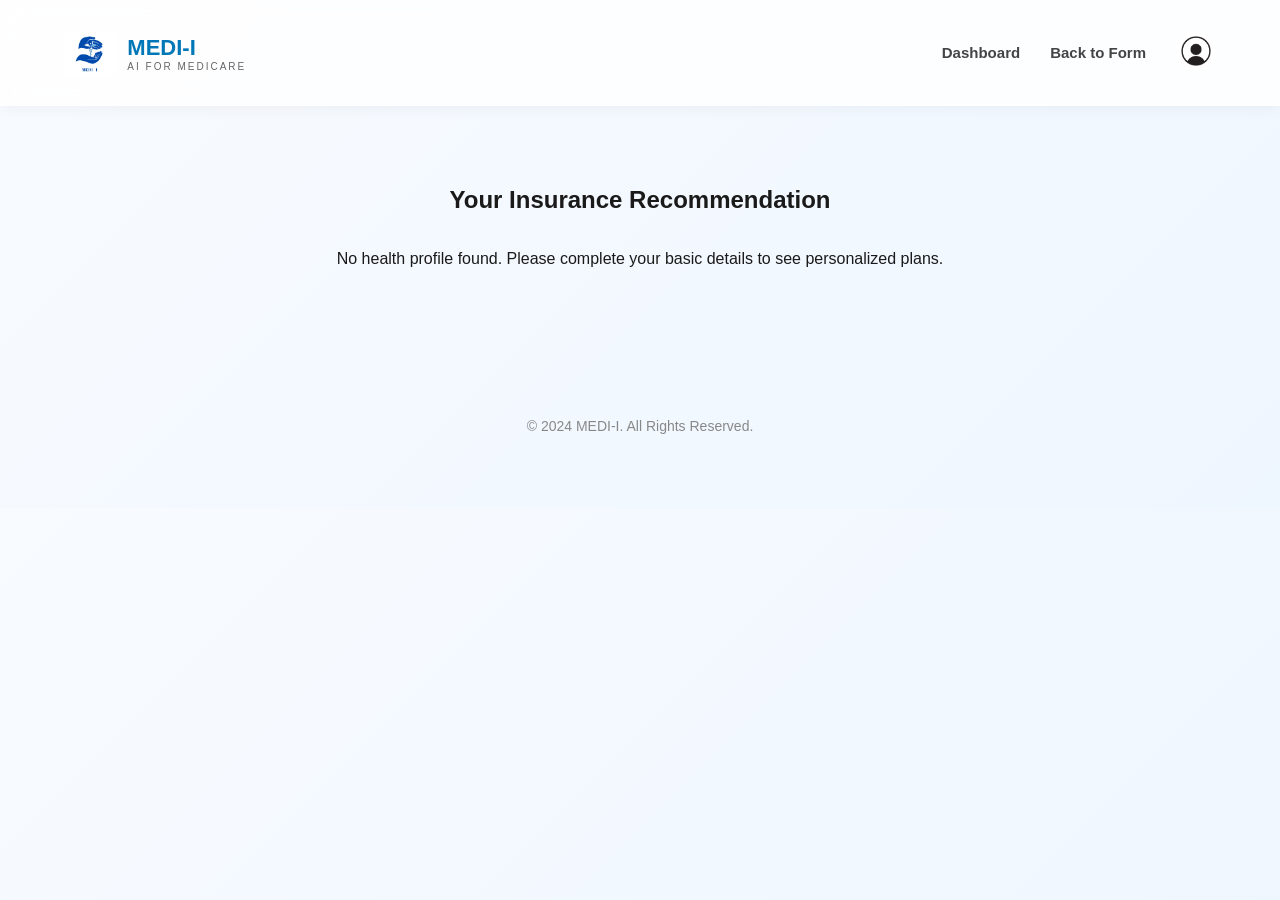
<file: result.html>
<!DOCTYPE html>
<html lang="en">
<head>
    <meta charset="UTF-8">
    <meta name="viewport" content="width=device-width, initial-scale=1.0">
    <title>Insurance Recommendation Result</title>
    <link rel="stylesheet" href="result-styles.css"> <!-- Link to CSS -->
</head>
<body>
    <!-- Header Section -->
    <header>
        <div class="logo">
            <img src="MEDI-I.png" alt="MEDI-I Logo">
            <div class="logo-text">
                <h1>MEDI-I</h1>
                <p>AI FOR MEDICARE</p>
            </div>
        </div>
        <nav>
            <ul>
                <li><a href="dashboard.html">Dashboard</a></li>
                <li><a href="basic-details.html">Back to Form</a></li>
                <li class="profile"><img src="Profile logo.png" alt="Profile Logo"></li>
            </ul>
        </nav>
    </header>

    <!-- Result Section -->
    <section id="result-section" class="result-container">
        <h2>Your Insurance Recommendation</h2>
        <div id="result">
            <!-- Dynamic content will be injected here by JavaScript from the previous page -->
        </div>
    </section>

    <!-- Footer Section -->
    <footer>
        <div class="footer-content">
            <p>&copy; 2024 MEDI-I. All Rights Reserved.</p>
        </div>
    </footer>

    <!-- Include AI Service and Result Logic -->
    <script src="ai-service.js"></script>
    <script src="result-script.js"></script>
</body>
</html>
</file>
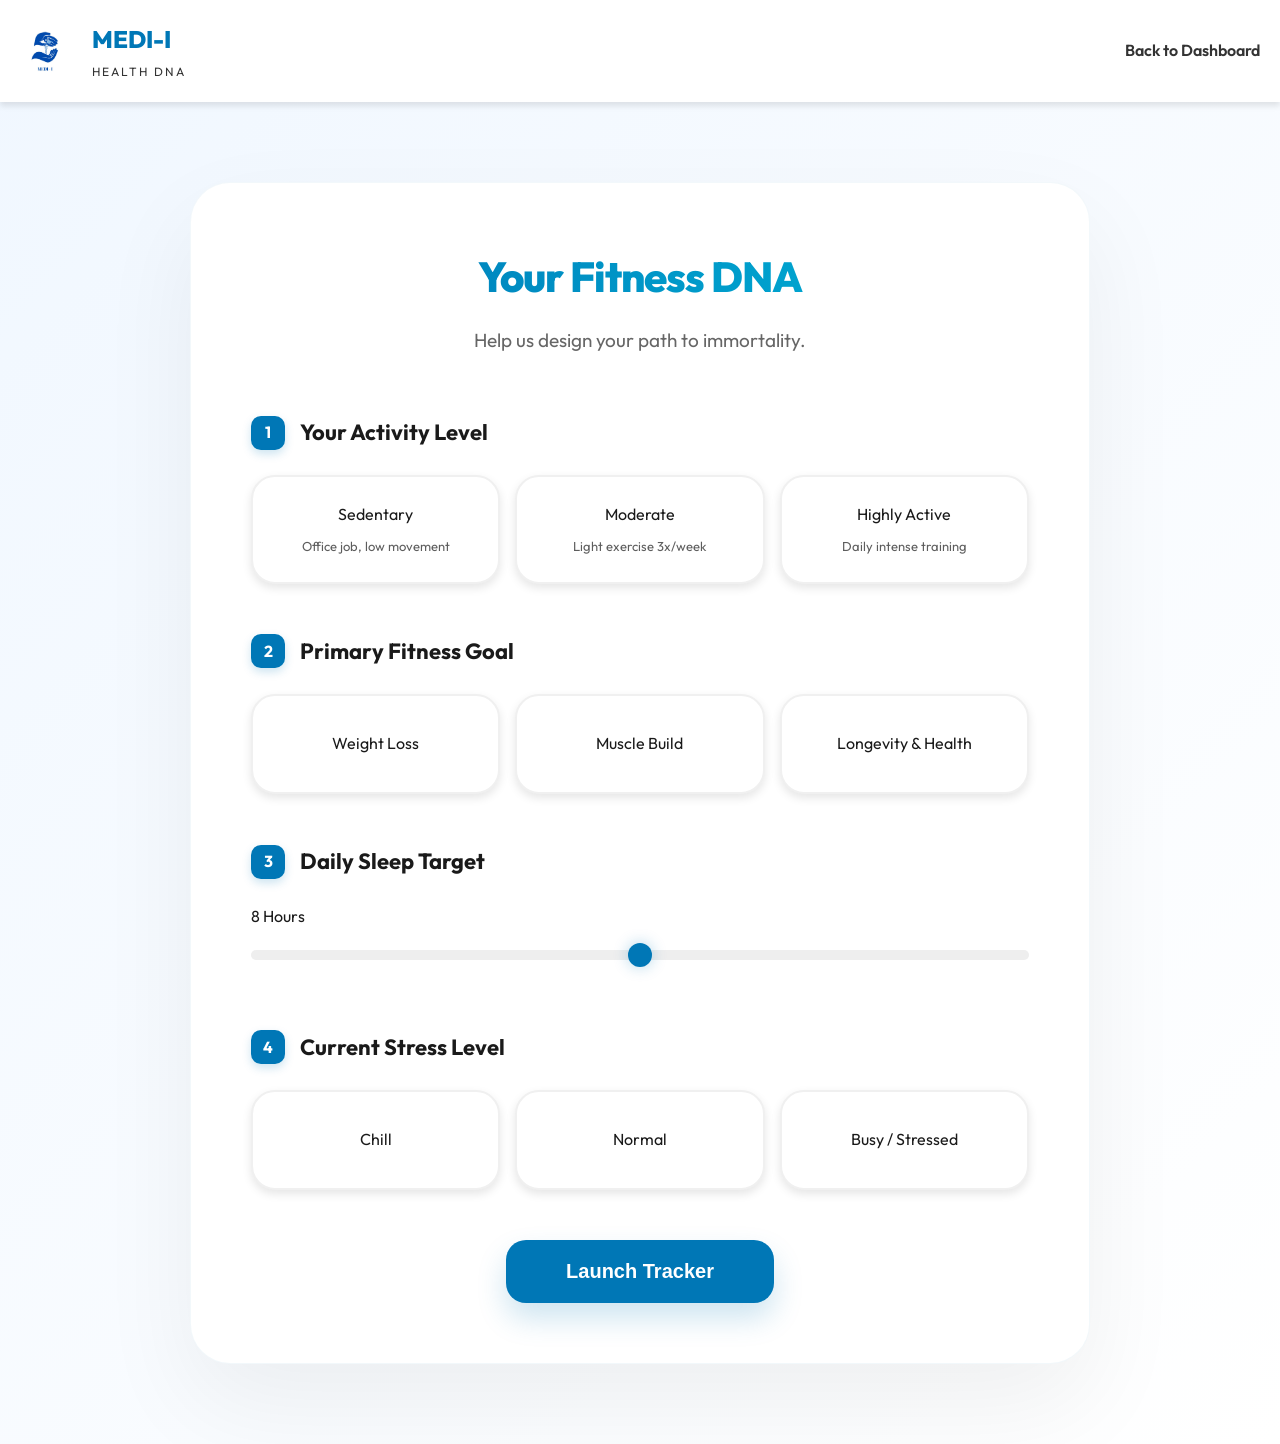
<file: tracker-details.html>
<!DOCTYPE html>
<html lang="en">
<head>
    <meta charset="UTF-8">
    <meta name="viewport" content="width=device-width, initial-scale=1.0">
    <title>MEDI-I | Your Fitness DNA</title>
    <link rel="stylesheet" href="styles.css">
    <link href="https://fonts.googleapis.com/css2?family=Outfit:wght@300;400;600;800&display=swap" rel="stylesheet">
    <style>
        :root {
            --primary: #0077b6;
            --accent: #d32f2f;
            --bg: #f8fbff;
        }

        body {
            font-family: 'Outfit', sans-serif;
            background: linear-gradient(135deg, #f0f7ff 0%, #ffffff 100%);
            margin: 0;
            color: #1a1a1a;
            min-height: 100vh;
        }

        .tracker-form-section {
            padding: 60px 20px;
            display: flex;
            justify-content: center;
            align-items: center;
        }

        .form-card {
            background: white;
            max-width: 900px;
            width: 100%;
            padding: 60px;
            border-radius: 40px;
            box-shadow: 0 40px 100px rgba(0,0,0,0.06);
            border: 1px solid rgba(0, 119, 182, 0.05);
            margin: 20px;
        }

        .form-header {
            text-align: center;
            margin-bottom: 60px;
        }

        .form-header h2 {
            font-size: 42px;
            font-weight: 800;
            margin-bottom: 15px;
            background: linear-gradient(to right, #0077b6, #00b4d8);
            -webkit-background-clip: text;
            -webkit-text-fill-color: transparent;
            letter-spacing: -1px;
        }

        .form-header p {
            color: #666;
            font-size: 19px;
        }

        .step-title {
            font-size: 22px;
            font-weight: 700;
            margin-bottom: 25px;
            color: #1a1a1a;
            display: flex;
            align-items: center;
            gap: 15px;
        }

        .step-title span {
            background: var(--primary);
            color: white;
            flex-shrink: 0;
            width: 34px;
            height: 34px;
            border-radius: 10px;
            display: flex;
            align-items: center;
            justify-content: center;
            font-size: 16px;
            box-shadow: 0 4px 10px rgba(0, 119, 182, 0.2);
        }

        .input-grid {
            display: flex;
            flex-direction: column;
            gap: 50px;
        }

        .option-group {
            display: flex;
            flex-wrap: wrap;
            gap: 15px;
        }

        .option-card {
            flex: 1 1 calc(33.333% - 15px);
            min-width: 200px;
            background: #fff;
            border: 2px solid #f0f0f0;
            padding: 25px 15px;
            border-radius: 24px;
            cursor: pointer;
            text-align: center;
            transition: all 0.3s cubic-bezier(0.4, 0, 0.2, 1);
            position: relative;
            display: flex;
            flex-direction: column;
            justify-content: center;
            min-height: 100px;
        }

        .option-card:hover {
            border-color: var(--primary);
            background: #f0f9ff;
            transform: translateY(-5px);
        }

        .option-card.selected {
            background: #0077b6;
            color: white;
            border-color: #0077b6;
            box-shadow: 0 15px 30px rgba(0, 119, 182, 0.15);
        }

        .option-card small {
            display: block;
            margin-top: 8px;
            opacity: 0.7;
            font-weight: 400;
            font-size: 13px;
        }

        .option-card.selected small {
            color: rgba(255, 255, 255, 0.9);
        }

        /* Modern Range Slider */
        input[type="range"] {
            -webkit-appearance: none;
            width: 100%;
            height: 10px;
            background: #eee;
            border-radius: 5px;
            outline: none;
            margin: 20px 0;
        }

        input[type="range"]::-webkit-slider-thumb {
            -webkit-appearance: none;
            width: 24px;
            height: 24px;
            background: var(--primary);
            border-radius: 50%;
            cursor: pointer;
            box-shadow: 0 0 15px rgba(0, 119, 182, 0.3);
            transition: 0.2s;
        }

        input[type="range"]::-webkit-slider-thumb:hover {
            transform: scale(1.2);
        }

        .sleep-value {
            font-size: 24px;
            font-weight: 800;
            color: var(--primary);
            text-align: center;
        }

        @media (max-width: 800px) {
            .option-group {
                grid-template-columns: 1fr;
            }
            .form-card {
                padding: 40px 25px;
            }
        }

        .submit-container {
            margin-top: 50px;
            text-align: center;
        }

        .btn-large {
            background: var(--primary);
            color: white;
            padding: 20px 60px;
            border-radius: 20px;
            border: none;
            font-size: 20px;
            font-weight: 700;
            cursor: pointer;
            transition: 0.3s;
            box-shadow: 0 15px 30px rgba(0, 119, 182, 0.2);
        }

        .btn-large:hover {
            transform: scale(1.05);
            background: #005f92;
        }
    </style>
</head>
<body>
    <header>
        <div class="logo">
            <img src="MEDI-I.png" alt="MEDI-I Logo">
            <div class="logo-text">
                <h1>MEDI-I</h1>
                <p>HEALTH DNA</p>
            </div>
        </div>
        <nav>
            <ul>
                <li><a href="dashboard.html">Back to Dashboard</a></li>
            </ul>
        </nav>
    </header>

    <section class="tracker-form-section">
        <div class="form-card">
            <div class="form-header">
                <h2>Your Fitness DNA</h2>
                <p>Help us design your path to immortality.</p>
            </div>

            <form id="trackerForm">
                <div class="input-grid">
                    <div class="form-group">
                        <div class="step-title"><span>1</span> Your Activity Level</div>
                        <div class="option-group">
                            <div class="option-card" data-val="sedentary">Sedentary<br><small>Office job, low movement</small></div>
                            <div class="option-card" data-val="moderate">Moderate<br><small>Light exercise 3x/week</small></div>
                            <div class="option-card" data-val="active">Highly Active<br><small>Daily intense training</small></div>
                        </div>
                        <input type="hidden" id="activityLevel" required>
                    </div>

                    <div class="form-group">
                        <div class="step-title"><span>2</span> Primary Fitness Goal</div>
                        <div class="option-group">
                            <div class="option-card" data-val="weightLoss">Weight Loss</div>
                            <div class="option-card" data-val="muscleGain">Muscle Build</div>
                            <div class="option-card" data-val="longevity">Longevity & Health</div>
                        </div>
                        <input type="hidden" id="fitnessGoal" required>
                    </div>

                    <div class="form-group">
                        <div class="step-title"><span>3</span> Daily Sleep Target</div>
                        <label id="sleepLabel">8 Hours</label>
                        <input type="range" id="sleepInput" min="4" max="12" step="0.5" value="8">
                    </div>

                    <div class="form-group">
                        <div class="step-title"><span>4</span> Current Stress Level</div>
                        <div class="option-group">
                            <div class="option-card" data-val="low">Chill</div>
                            <div class="option-card" data-val="med">Normal</div>
                            <div class="option-card" data-val="high">Busy / Stressed</div>
                        </div>
                        <input type="hidden" id="stressLevel" required>
                    </div>
                </div>

                <div class="submit-container">
                    <button type="submit" class="btn-large">Launch Tracker</button>
                </div>
            </form>
        </div>
    </section>

    <script>
        // Option selection logic
        document.querySelectorAll('.option-card').forEach(card => {
            card.addEventListener('click', function() {
                const group = this.parentElement;
                group.querySelectorAll('.option-card').forEach(c => c.classList.remove('selected'));
                this.classList.add('selected');
                group.nextElementSibling.value = this.dataset.val;
            });
        });

        // Sleep slider logic
        document.getElementById('sleepInput').addEventListener('input', function() {
            document.getElementById('sleepLabel').innerText = this.value + " Hours";
        });

        // Form submission
        document.getElementById('trackerForm').addEventListener('submit', function(e) {
            e.preventDefault();
            const data = {
                activity: document.getElementById('activityLevel').value,
                goal: document.getElementById('fitnessGoal').value,
                sleep: document.getElementById('sleepInput').value,
                stress: document.getElementById('stressLevel').value,
                timestamp: new Date().toISOString()
            };
            
            if(!data.activity || !data.goal || !data.stress) {
                alert("Please select all options to proceed!");
                return;
            }

            localStorage.setItem('trackerFormData', JSON.stringify(data));
            localStorage.setItem('trackerOnboarded', 'true');
            
            // Initialize level 0 state
            const initialState = {
                points: 0,
                streak: 0,
                level: 0,
                goalsCompleted: 0,
                lastDate: new Date().toLocaleDateString()
            };
            localStorage.setItem('healthEngineState', JSON.stringify(initialState));
            
            window.location.href = "health-engine.html";
        });
    </script>
</body>
</html>
</file>
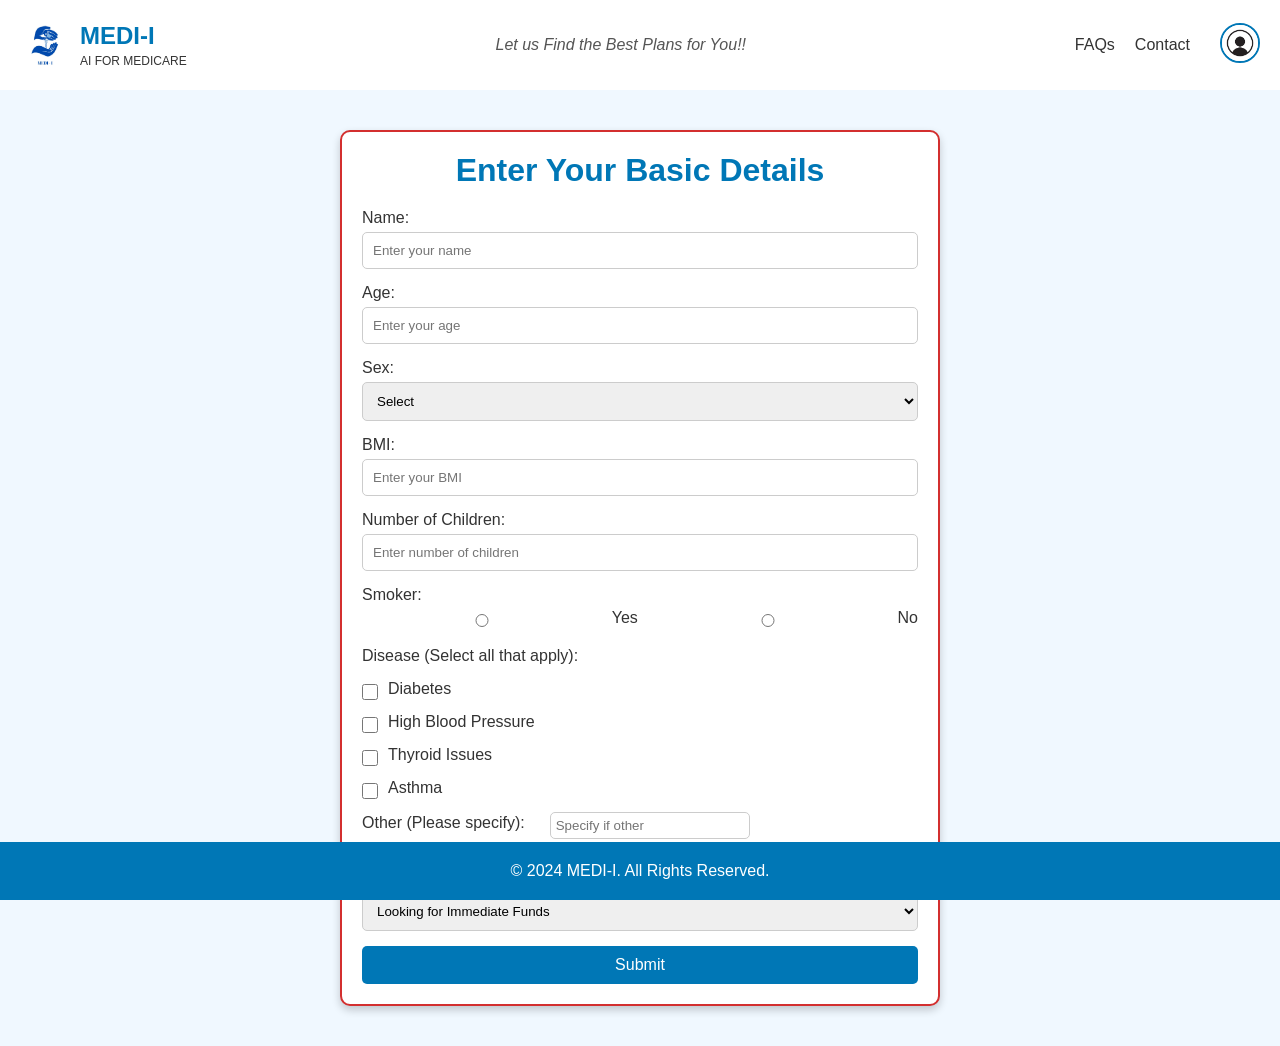
<file: templates/basic-details.html>
<!DOCTYPE html>
<html lang="en">
<head>
    <meta charset="UTF-8">
    <meta name="viewport" content="width=device-width, initial-scale=1.0">
    <title>MEDI-I | Basic Details</title>
    <link rel="stylesheet" href="/static/css/styles.css">
</head>
<body>
    <!-- Header Section -->
    <header>
        <div class="logo">
            <img src="/static/images/MEDI-I.png" alt="MEDI-I Logo">
            <div class="logo-text">
                <h1>MEDI-I</h1>
                <p>AI FOR MEDICARE</p>
            </div>
        </div>
        <p class="tagline">Let us Find the Best Plans for You!!</p> <!-- Centered Tagline -->
        <nav>
            <ul>
                <li><a href="#">FAQs</a></li>
                <li><a href="#">Contact</a></li>
                <li class="profile">
                    <a href="#"><img src="/static/images/Profile logo.png" alt="Profile Logo" class="profile-logo"></a>
                </li>
            </ul>
        </nav>
    </header>

    <!-- Basic Details Form Section -->
    <section class="details-section">
        <div class="details-container">
            <h2>Enter Your Basic Details</h2>
            <form id="basicDetailsForm">
                <!-- Input Fields -->
                <div class="input-group">
                    <label for="name">Name:</label>
                    <input type="text" id="name" placeholder="Enter your name" required>
                </div>

                <div class="input-group">
                    <label for="age">Age:</label>
                    <input type="number" id="age" placeholder="Enter your age" required>
                </div>

                <div class="input-group">
                    <label for="sex">Sex:</label>
                    <select id="sex" required>
                        <option value="">Select</option>
                        <option value="male">Male</option>
                        <option value="female">Female</option>
                        <option value="trans">Trans</option>
                    </select>
                </div>

                <div class="input-group">
                    <label for="bmi">BMI:</label>
                    <input type="text" id="bmi" placeholder="Enter your BMI" required>
                </div>

                <div class="input-group">
                    <label for="children">Number of Children:</label>
                    <input type="number" id="children" placeholder="Enter number of children" required>
                </div>

                <div class="input-group">
                    <label>Smoker:</label>
                    <div class="radio-group">
                        <input type="radio" id="smokerYes" name="smoker" value="yes" required>
                        <label for="smokerYes">Yes</label>
                        <input type="radio" id="smokerNo" name="smoker" value="no" required>
                        <label for="smokerNo">No</label>
                    </div>
                </div>

                <div class="input-group">
                    <div class="input-group">
                        <label>Disease (Select all that apply):</label>
                        <div class="disease-group">
                            <div class="disease-item">
                                <input type="checkbox" id="diabetes" name="disease" value="diabetes">
                                <label for="diabetes">Diabetes</label>
                            </div>
                            <div class="disease-item">
                                <input type="checkbox" id="pressure" name="disease" value="pressure">
                                <label for="pressure">High Blood Pressure</label>
                            </div>
                            <div class="disease-item">
                                <input type="checkbox" id="thyroid" name="disease" value="thyroid">
                                <label for="thyroid">Thyroid Issues</label>
                            </div>
                            <div class="disease-item">
                                <input type="checkbox" id="asthma" name="disease" value="asthma">
                                <label for="asthma">Asthma</label>
                            </div>
                            <div class="disease-item">
                                <label for="otherDiseaseInput">Other (Please specify):</label>
                                <input type="text" id="otherDiseaseInput" placeholder="Specify if other">
                            </div>
                        </div>
                    </div>
                    

                </div>

                <div class="input-group">
                    <label for="preferences">Preferences:</label>
                    <select id="preferences">
                        <option value="immediateFunds">Looking for Immediate Funds</option>
                        <option value="shortTermFunds">Looking for Short Term Funds</option>
                        <option value="longTermFunds">Looking for Long Term Funds</option>
                    </select>
                </div>

                <!-- Submit Button -->
                <button type="submit" class="submit-btn">Submit</button>
            </form>
        </div>
    </section>

    <!-- Footer Section -->
    <footer>
        <div class="footer-content">
            <p>&copy; 2024 MEDI-I. All Rights Reserved.</p>
        </div>
    </footer>

    <!-- Include JavaScript for handling form submission -->
    <script src="/static/js/basic-details.js"></script>
</body>
</html>
</file>
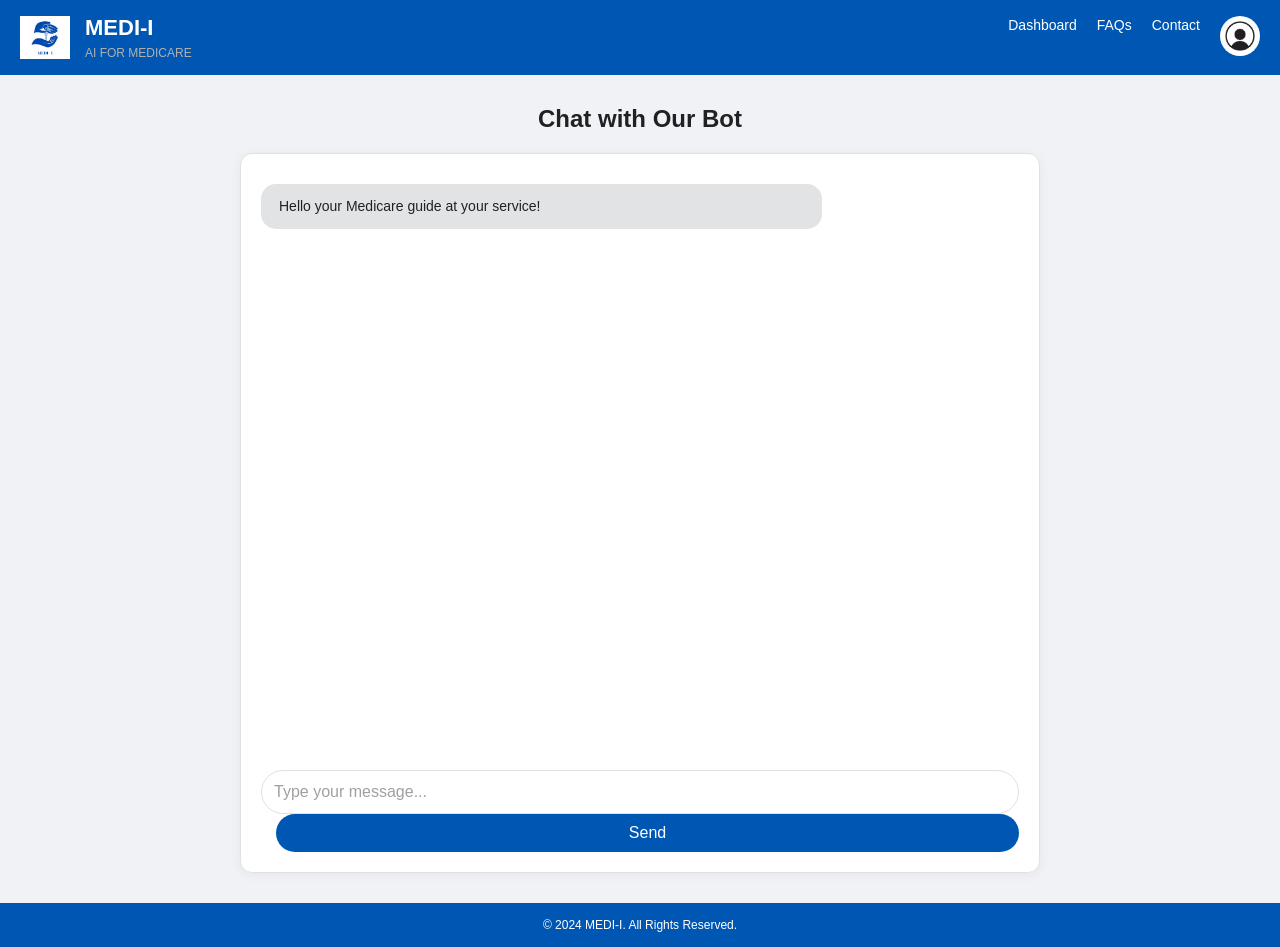
<file: templates/chat.html>
<!DOCTYPE html>
<html lang="en">
<head>
    <meta charset="UTF-8">
    <meta name="viewport" content="width=device-width, initial-scale=1.0">
    <title>Chat with MEDI-I Bot</title>
    <link rel="stylesheet" href="/static/css/chat-styles.css">
</head>
<body>
    <header>
        <div class="logo">
            <img src="/static/images/MEDI-I.png" alt="MEDI-I Logo">
            <div class="logo-text">
                <h1>MEDI-I</h1>
                <p>AI FOR MEDICARE</p>
            </div>
        </div>
        <nav>
            <ul>
                <li><a href="/dashboard">Dashboard</a></li>
                <li><a href="#">FAQs</a></li>
                <li><a href="#">Contact</a></li>
                <li class="profile"><a href="#"><img src="/static/images/Profile logo.png" alt="Profile Logo" class="profile-logo"></a></li>
            </ul>
        </nav>
    </header>

    <main>
        <h2>Chat with Our Bot</h2>
        
        <!-- Chat Container -->
        <div class="chat-container">
            <div class="chat-box">
                <div class="messages">
                    <div class="message bot">Hello your Medicare guide at your service!</div>
                </div>
                <input type="text" id="userInput" placeholder="Type your message..." />
                <button id="sendButton">Send</button>
            </div>
        </div>
    </main>

    <footer>
        <p>&copy; 2024 MEDI-I. All Rights Reserved.</p>
    </footer>

    <script src="/static/js/chat-script.js"></script>
</body>
</html>
</file>
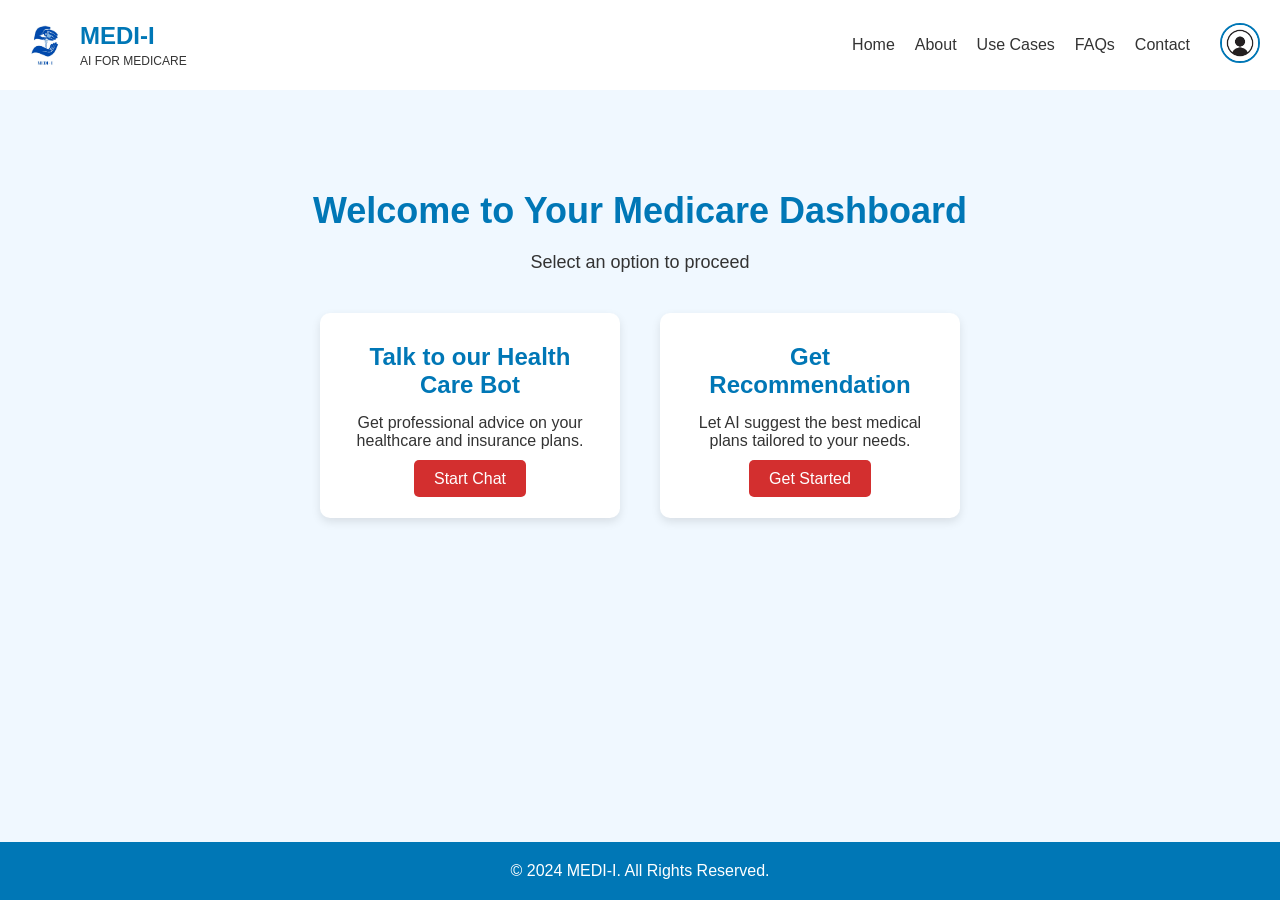
<file: templates/dashboard.html>
<!DOCTYPE html>
<html lang="en">
<head>
    <meta charset="UTF-8">
    <meta name="viewport" content="width=device-width, initial-scale=1.0">
    <title>MEDI-I | Dashboard</title>
    <link rel="stylesheet" href="/static/css/styles.css">
</head>
<body>
    <!-- Header Section -->
    <header>
        <div class="logo">
            <img src="/static/images/MEDI-I.png" alt="MEDI-I Logo">
            <div class="logo-text">
                <h1>MEDI-I</h1>
                <p>AI FOR MEDICARE</p>
            </div>
        </div>
        <nav>
            <ul>
                <li><a href="/">Home</a></li>
                <li><a href="#">About</a></li>
                <li><a href="use-cases.html">Use Cases</a></li>
                <li><a href="#">FAQs</a></li>
                <li><a href="#">Contact</a></li>
                <li class="profile"><a href="#"><img src="/static/images/Profile logo.png" alt="Profile Logo" class="profile-logo"></a></li>
            </ul>
            <!-- <button class="plan-finder-btn">Plan Finder</button> -->
        </nav>
    </header>

    <!-- Dashboard Section -->
    <section class="dashboard-section">
        <h2>Welcome to Your Medicare Dashboard</h2>
        <p>Select an option to proceed</p>

        <div class="option-cards">
            <!-- Option 1: Talk to Health Expert -->
            <div class="option-card">
                <h3>Talk to our Health Care Bot</h3>
                <p>Get professional advice on your healthcare and insurance plans.</p>
                <a href="https://medi-ibot.streamlit.app/" class="option-btn" target="_blank">Start Chat</a>
                

            </div>

            <!-- Option 2: Get Recommendation -->
            <div class="option-card">
                <h3>Get Recommendation</h3>
                <p>Let AI suggest the best medical plans tailored to your needs.</p>
                <!--<a href="#" class="option-btn">Get Started</a>-->
                <a href="/basic-details" class="option-btn">Get Started</a>

            </div>
        </div>
    </section>

    <!-- Footer Section -->
    <footer>
        <div class="footer-content">
            <p>&copy; 2024 MEDI-I. All Rights Reserved.</p>
        </div>
    </footer>
</body>
</html>
</file>
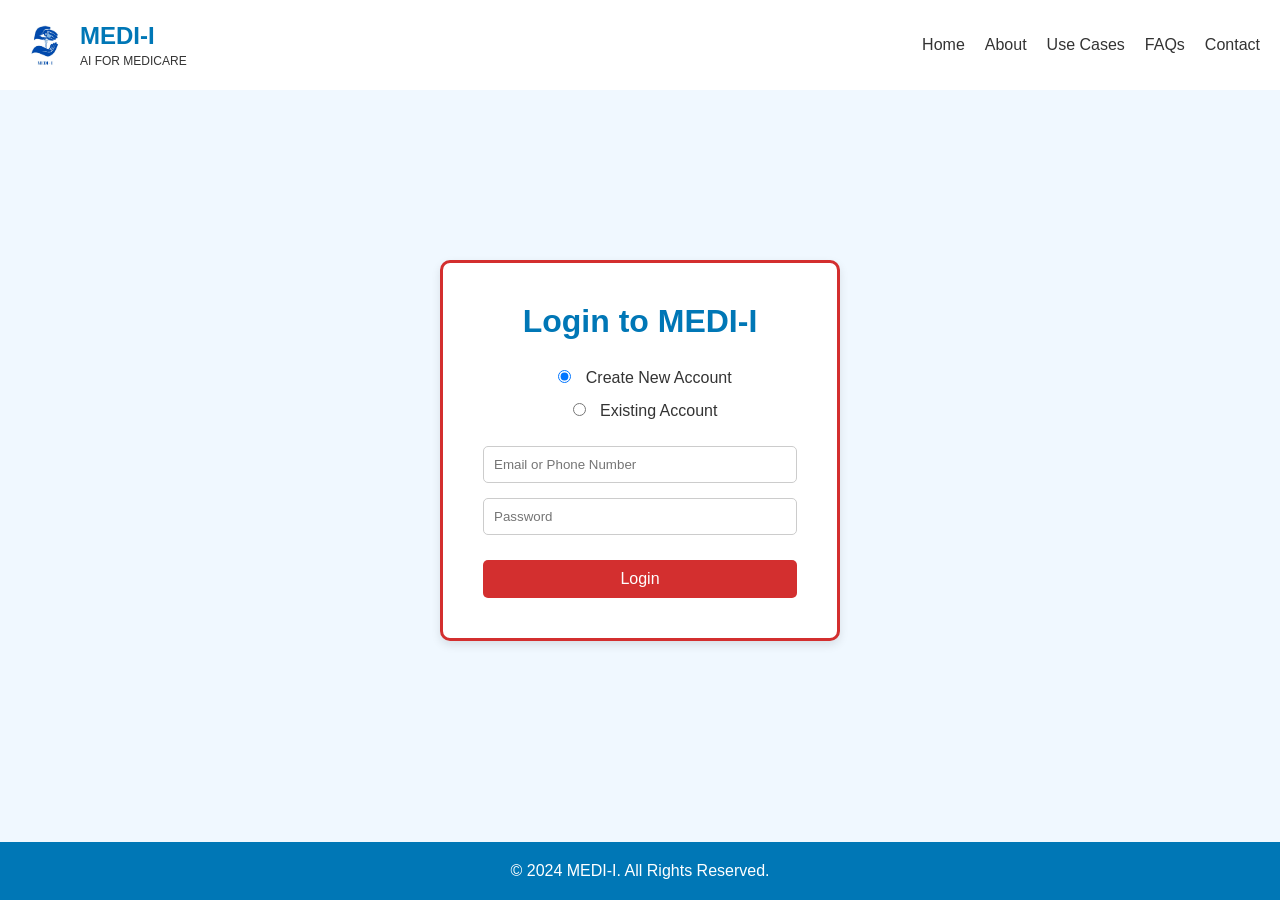
<file: templates/login.html>
<!DOCTYPE html>
<html lang="en">
<head>
    <meta charset="UTF-8">
    <meta name="viewport" content="width=device-width, initial-scale=1.0">
    <title>MEDI-I | Login</title>
    <link rel="stylesheet" href="/static/css/styles.css">
</head>
<body>
    <!-- Header Section -->
    <header>
        <div class="logo">
            <img src="/static/images/MEDI-I.png" alt="MEDI-I Logo">
            <div class="logo-text">
                <h1>MEDI-I</h1>
                <p>AI FOR MEDICARE</p>
            </div>
        </div>
        <nav>
            <ul>
                <li><a href="/">Home</a></li>
                <li><a href="#">About</a></li>
                <li><a href="use-cases.html">Use Cases</a></li>
                <li><a href="#">FAQs</a></li>
                <li><a href="#">Contact</a></li>
            </ul>
            <!-- <button class="plan-finder-btn">Plan Finder</button> -->
        </nav>
    </header>

    <!-- Login Form Section -->
    <section class="login-section">
        <div class="login-container">
            <h2>Login to MEDI-I</h2>
            <form id="loginForm">
                <!-- Account Options -->
                <div class="account-options">
                    <input type="radio" id="newAccount" name="accountType" value="newAccount" checked>
                    <label for="newAccount">Create New Account</label>
                    <br>
                    <input type="radio" id="existingAccount" name="accountType" value="existingAccount">
                    <label for="existingAccount">Existing Account</label>
                </div>

                <!-- Input Fields -->
                <div class="login-inputs">
                    <input type="text" id="emailOrPhone" placeholder="Email or Phone Number" required>
                    <input type="password" id="password" placeholder="Password" required>
                </div>

                <!-- Login Button -->
                <button type="submit" class="login-btn">Login</button>
            </form>
        </div>
    </section>

    <!-- Footer Section -->
    <footer>
        <div class="footer-content">
            <p>&copy; 2024 MEDI-I. All Rights Reserved.</p>
        </div>
    </footer>

    <!-- JavaScript to handle form submission and redirect -->
    <script>
        document.getElementById('loginForm').addEventListener('submit', function(event) {
            event.preventDefault(); // Prevents default form submission
            // Perform validation or other login operations here

            // Redirect to the dashboard page
            window.location.href = "/dashboard";
        });
    </script>
</body>
</html>
</file>
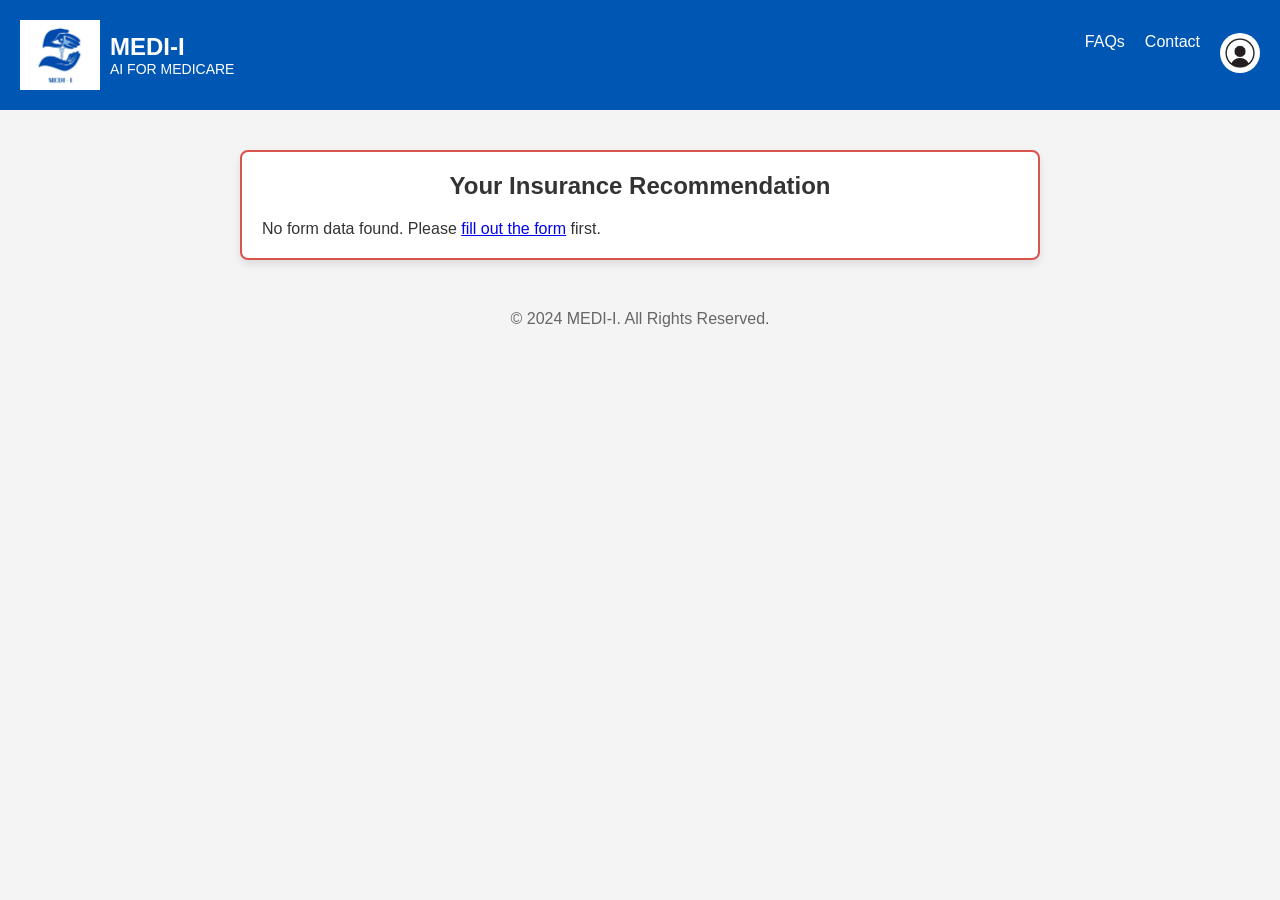
<file: templates/result.html>
<!DOCTYPE html>
<html lang="en">
<head>
    <meta charset="UTF-8">
    <meta name="viewport" content="width=device-width, initial-scale=1.0">
    <title>Insurance Recommendation Result</title>
    <link rel="stylesheet" href="/static/css/result-styles.css">
</head>
<body>
    <!-- Header Section -->
    <header>
        <div class="logo">
            <img src="/static/images/MEDI-I.png" alt="MEDI-I Logo">
            <div class="logo-text">
                <h1>MEDI-I</h1>
                <p>AI FOR MEDICARE</p>
            </div>
        </div>
        <nav>
            <ul>
                <li><a href="#">FAQs</a></li>
                <li><a href="#">Contact</a></li>
                <li class="profile"><img src="/static/images/Profile logo.png" alt="Profile Logo"></li>
            </ul>
        </nav>
    </header>

    <!-- Result Section -->
    <section id="result-section" class="result-container">
        <h2>Your Insurance Recommendation</h2>
        <div id="result">
            <!-- Dynamic content will be injected here by JavaScript from the previous page -->
        </div>
    </section>

    <!-- Footer Section -->
    <footer>
        <div class="footer-content">
            <p>&copy; 2024 MEDI-I. All Rights Reserved.</p>
        </div>
    </footer>

    <!-- Include JS file for handling the result display -->
    <script src="/static/js/result-script.js"></script>
</body>
</html>
</file>
<file: styles.css>
@import url('https://fonts.googleapis.com/css2?family=Outfit:wght@300;400;600;800&display=swap');

/* Premium Design System */
:root {
    --primary: #0077b6;
    --primary-light: #00b4d8;
    --accent: #d32f2f;
    --bg: #f8fbff;
    --white: #ffffff;
    --text: #1a1a1a;
    --text-muted: #666;
}

body {
    font-family: 'Outfit', sans-serif !important;
    background-color: var(--bg);
    color: var(--text);
    margin: 0;
    line-height: 1.6;
}

/* Header Fixes */
header {
    display: flex;
    justify-content: space-between;
    align-items: center;
    padding: 20px 5%;
    background-color: rgba(255, 255, 255, 0.95);
    backdrop-filter: blur(10px);
    box-shadow: 0 4px 30px rgba(0, 0, 0, 0.05);
    position: sticky;
    top: 0;
    z-index: 1000;
}

.logo { display: flex; align-items: center; gap: 12px; }
.logo img { height: 45px; }
.logo-text h1 { color: var(--primary); font-size: 24px; font-weight: 800; margin: 0; }
.logo-text p { font-size: 10px; color: #888; letter-spacing: 2px; margin: 0; }

nav ul { display: flex; list-style: none; gap: 30px; margin: 0; padding: 0; }
nav ul li a { text-decoration: none; color: #333; font-weight: 600; transition: 0.3s; }
nav ul li a:hover { color: var(--primary); }

/* Hero Premium Fixes */
.hero-premium {
    padding: 120px 20px;
    background: linear-gradient(135deg, #0077b6 0%, #00b4d8 100%);
    color: white;
    text-align: center;
    display: flex;
    justify-content: center;
    align-items: center;
    min-height: 70vh;
}

.hero-content { max-width: 900px; }

.badge {
    background: rgba(255, 255, 255, 0.2);
    padding: 8px 20px;
    border-radius: 50px;
    font-size: 14px;
    font-weight: 700;
    display: inline-block;
    margin-bottom: 20px;
}

.hero-premium h1 {
    font-size: 56px;
    font-weight: 800;
    margin-bottom: 20px;
    line-height: 1.2;
}

.hero-premium p {
    font-size: 20px;
    opacity: 0.9;
    margin-bottom: 40px;
    max-width: 700px;
    margin-left: auto;
    margin-right: auto;
}

.hero-actions { display: flex; gap: 20px; justify-content: center; }

.btn-primary {
    background: white;
    color: var(--primary);
    padding: 16px 40px;
    border-radius: 12px;
    text-decoration: none;
    font-weight: 700;
    font-size: 18px;
    box-shadow: 0 10px 20px rgba(0,0,0,0.1);
}

.btn-secondary {
    background: rgba(255, 255, 255, 0.1);
    color: white;
    border: 2px solid white;
    padding: 14px 40px;
    border-radius: 12px;
    text-decoration: none;
    font-weight: 700;
    font-size: 18px;
}

/* Section Premium Fixes */
.section-premium { padding: 80px 5%; text-align: center; }
.light-bg { background: white; }
.section-header h2 { font-size: 36px; font-weight: 800; color: var(--primary); margin-bottom: 40px; }

.premium-grid {
    display: grid;
    grid-template-columns: repeat(auto-fit, minmax(250px, 1fr));
    gap: 30px;
    max-width: 1200px;
    margin: 0 auto;
}

.premium-card {
    background: white;
    padding: 40px 30px;
    border-radius: 24px;
    box-shadow: 0 15px 40px rgba(0,0,0,0.05);
    border: 1px solid #f0f0f0;
    transition: 0.3s;
}

.premium-card:hover { transform: translateY(-10px); box-shadow: 0 25px 50px rgba(0, 119, 182, 0.15); }

.icon-box { font-size: 40px; margin-bottom: 20px; display: block; }

.premium-card h3 { font-size: 22px; font-weight: 800; color: #1a1a1a; margin-bottom: 15px; }
.premium-card p { color: #666; font-size: 15px; }

.faq-card {
    background: #ffffff; /* Pure white card */
    padding: 35px;
    border-radius: 20px;
    text-align: left;
    box-shadow: 0 10px 30px rgba(0, 119, 182, 0.08); /* Soft blue shadow */
    border: 1px solid #eef2f6;
    transition: 0.3s;
}

.faq-card:hover {
    transform: translateY(-5px);
    border-color: var(--primary);
}

.faq-card h3 { 
    font-size: 18px; 
    font-weight: 800; 
    color: #003366 !important; /* Dark navy for visibility */
    margin-bottom: 12px; 
    display: flex;
    align-items: center;
    gap: 10px;
}

.faq-card p { 
    color: #444444 !important; /* Solid dark gray for visibility */
    font-size: 15px;
    line-height: 1.5;
    margin: 0; 
}

.light-bg {
    background-color: #f0f7ff !important; /* Very light blue section background */
}

/* FAQ Fixes */
.faq-grid {
    display: grid;
    grid-template-columns: 1fr 1fr;
    gap: 30px;
    max-width: 1000px;
    margin: 40px auto;
}

/* Login Section */
.login-section {
    display: flex;
    justify-content: center;
    align-items: center;
    height: 80vh;
    background-color: #f0f8ff; /* Same as body background */
}

.login-container {
    background-color: #fff;
    border-radius: 10px;
    box-shadow: 0 4px 10px rgba(0, 0, 0, 0.1);
    padding: 40px;
    max-width: 400px;
    width: 100%;
    text-align: center;
    border: 3px solid #d32f2f; /* Red border for form */
}

.login-container h2 {
    color: #0077b6;
    margin-bottom: 20px;
}

/* Account Options */
.account-options input[type="radio"] {
    margin: 10px;
}

.account-options label {
    font-size: 16px;
    color: #333;
}

/* Login Inputs */
.login-inputs {
    margin-top: 20px;
}

.login-inputs input {
    width: 100%;
    padding: 10px;
    margin-bottom: 15px;
    border: 1px solid #ccc;
    border-radius: 5px;
}

/* Login Button */
.login-btn {
    padding: 10px 30px;
    background-color: #d32f2f;
    color: white;
    font-size: 16px;
    border: none;
    border-radius: 5px;
    cursor: pointer;
    width: 100%;
    margin-top: 10px;
}

.login-btn:hover {
    background-color: #b71c1c;
}


/* Reusing global styles */

/* Dashboard Section */
.dashboard-section {
    text-align: center;
    padding: 100px 20px;
    background-color: #f0f8ff; /* Same as other sections */
    color: #333;
}

.dashboard-section h2 {
    font-size: 36px;
    color: #0077b6;
    margin-bottom: 20px;
}

.dashboard-section p {
    font-size: 18px;
    margin-bottom: 40px;
}

/* Option Cards */
.option-cards {
    display: flex;
    justify-content: center;
    gap: 40px;
}

.option-card {
    background-color: white;
    border-radius: 10px;
    box-shadow: 0 4px 10px rgba(0, 0, 0, 0.1);
    padding: 30px;
    width: 300px;
    text-align: center;
}

.option-card h3 {
    font-size: 24px;
    color: #0077b6;
    margin-bottom: 15px;
}

.option-card p {
    font-size: 16px;
    color: #333;
    margin-bottom: 20px;
}

/* Option Buttons */
.option-btn {
    padding: 10px 20px;
    background-color: #d32f2f;
    color: white;
    text-decoration: none;
    font-size: 16px;
    border-radius: 5px;
}

.option-btn:hover {
    background-color: #b71c1c;
}


/* Basic Details Section Styles */
.details-section {
    padding: 50px 20px;
    background-color: #f0f8ff; /* Maintain the same background color */
    text-align: center;
}

.details-container {
    background: white;
    padding: 20px;
    border-radius: 8px;
    box-shadow: 0 2px 10px rgba(0, 0, 0, 0.1);
    max-width: 600px; /* Center the form with a max width */
    margin: auto; /* Center the container */
}

.details-container h2 {
    margin-bottom: 20px;
}

.input-group {
    margin-bottom: 15px;
    text-align: left; /* Align labels to the left */
}

.input-group label {
    display: block;
    margin-bottom: 5px;
}

.input-group input, .input-group select {
    width: 100%;
    padding: 10px;
    border: 1px solid #ccc;
    border-radius: 5px;
}

.submit-btn {
    padding: 10px 20px;
    background-color: #0077b6; /* Primary button color */
    color: white;
    border: none;
    border-radius: 5px;
    cursor: pointer;
}

.submit-btn:hover {
    background-color: #005f8b; /* Darker shade for hover effect */
}

/* Footer */
footer {
    background-color: #0077b6; /* Same as other pages */
    color: white;
    text-align: center;
    padding: 20px;
}


/* Global Styles */
* {
    margin: 0;
    padding: 0;
    box-sizing: border-box;
}

body {
    font-family: Arial, sans-serif;
    background-color: #f0f8ff; /* Light blue background */
    color: #333;
}

/* Header Styles */
header {
    display: flex;
    justify-content: space-between;
    align-items: center;
    padding: 20px;
    background-color: white;
    box-shadow: 0 4px 6px rgba(0, 0, 0, 0.1);
}

/* Tagline */
.tagline {
    flex: 1;
    text-align: center; /* Center the tagline */
    font-size: 16px; /* Adjust font size */
    color: #555;
    font-style: italic; /* Italicize for better appearance */
}

/* Logo Section */
.logo {
    display: flex;
    align-items: center;
}

.logo img {
    width: 50px;
    height: 50px;
    margin-right: 10px;
}

.logo-text {
    display: flex;
    flex-direction: column;
}

.logo-text h1 {
    font-size: 24px;
    color: #0077b6;
}

.logo-text p {
    font-size: 12px;
    color: #333;
    margin-top: 4px;
}

/* Details Section Styles */
.details-section {
    padding: 40px 20px;
}

.details-container {
    max-width: 600px;
    margin: auto;
    padding: 20px;
    background-color: white;
    border: 2px solid #d32f2f; /* Red border */
    border-radius: 10px;
    box-shadow: 0 4px 8px rgba(0, 0, 0, 0.2);
}

.details-container h2 {
    text-align: center;
    margin-bottom: 20px;
}

/* Input Group Styles */
.input-group {
    margin-bottom: 15px;
    display: flex;
    flex-direction: column;
}

/* Input Field Styles */
input[type="text"],
input[type="number"],
select {
    width: 100%;
    padding: 10px;
    border: 1px solid #ccc;
    border-radius: 5px;
}

input[type="text"]:focus,
input[type="number"]:focus,
select:focus {
    border-color: #0077b6;
}

/* Align radio buttons (for Smoker section) */
.radio-group {
    display: flex;
    align-items: center;
    gap: 10px; /* Adds space between Yes and No radio buttons */
}

/* Align checkboxes (for Disease section) */
/* Disease Section */
.disease-group {
    display: flex;
    flex-direction: column; /* Stack disease items vertically */
    gap: 10px; /* Space between items */
    margin-top: 10px;
}

.disease-item {
    display: flex;
    align-items: center; /* Align checkbox and label vertically */
    gap: 10px; /* Space between checkbox and label */
}

.disease-item input[type="text"] {
    margin-left: 15px; /* Add space between text input and checkbox */
    padding: 5px;
    width: 200px; /* Set width for 'other' text input */
    border: 1px solid #ccc;
    border-radius: 5px;
}

.disease-item input[type="checkbox"] {
    width: 16px;
    height: 16px;
}


/* Submit Button Styles */
.submit-btn {
    width: 100%;
    padding: 10px;
    background-color: #0077b6;
    color: white;
    border: none;
    border-radius: 5px;
    cursor: pointer;
    font-size: 16px;
}

.submit-btn:hover {
    background-color: #005f8c;
}

/* Footer */
footer {
    background: var(--primary);
    color: white;
    padding: 60px 20px;
    text-align: center;
    position: relative; /* Changed from fixed */
    width: 100%;
}

.contact-section {
    padding: 80px 20px;
    text-align: center;
}

.contact-section h2 {
    color: var(--primary);
}

.faq-grid {
    display: grid;
    grid-template-columns: repeat(auto-fit, minmax(300px, 1fr));
    gap: 30px;
    max-width: 1100px;
    margin: 40px auto;
    padding: 0 20px;
}

/* Profile
/* Profile Logo Styles */
.profile-logo {
    width: 40px;  /* Small profile image size */
    height: 40px; /* You can adjust the width and height to match your needs */
    border-radius: 50%; /* Make the logo circular */
    border: 2px solid #0077b6; /* Optional: Add a border around the logo */
    object-fit: cover; /* Ensures the image maintains aspect ratio */
    margin-left: 10px; /* Adds spacing between logo and other elements */
}

/* For better alignment with other nav items */
ul {
    display: flex;
    align-items: center;
}

ul li {
    margin-left: 20px; /* Adjusts spacing between list items */
}
</file>
<file: static/css/styles.css>
/* Global Styles */
* {
    margin: 0;
    padding: 0;
    box-sizing: border-box;
}

body {
    font-family: Arial, sans-serif;
    background-color: #f0f8ff;
    color: #333;
}

/* Header Styles */
header {
    display: flex;
    justify-content: space-between;
    align-items: center;
    padding: 20px;
    background-color: white;
    box-shadow: 0 4px 6px rgba(0, 0, 0, 0.1);
}

/* Logo Section */
.logo {
    display: flex;
    align-items: center;
}

.logo img {
    width: 50px;
    height: 50px;
    margin-right: 10px;
}

.logo-text {
    display: flex;
    flex-direction: column;
}

.logo-text h1 {
    font-size: 24px;
    color: #0077b6;
}

.logo-text p {
    font-size: 12px;
    color: #333;
    margin-top: 4px;
}

/* Navigation Menu */
nav ul {
    display: flex;
    list-style: none;
    flex-grow: 1;
    justify-content: flex-end; /* Aligns nav links to the right */
}

nav ul li {
    margin-left: 20px;
}

nav ul li a {
    text-decoration: none;
    color: #333;
    font-size: 16px;
}

/* Plan Finder Button */
.plan-finder-btn {
    padding: 10px 20px;
    background-color: #d32f2f;
    color: white;
    border: none;
    border-radius: 5px;
    cursor: pointer;
    margin-left: 20px; /* Adds space from the navigation menu */
}

.plan-finder-btn:hover {
    background-color: #b71c1c;
}

/* Hero Section */
.hero {
    text-align: center;
    padding: 100px 20px;
    background-color: #0077b6;
    color: white;
    height: 450px;
}

.hero h2 {
    font-size: 48px;
    margin-bottom: 20px;
}

.hero p {
    font-size: 20px;
    margin-bottom: 30px;
}

.explore-btn {
    padding: 15px 30px;
    background-color: #d32f2f;
    color: white;
    text-decoration: none;
    font-size: 18px;
    border-radius: 5px;
}

.explore-btn:hover {
    background-color: #b71c1c;
}

/* Section Styles */
.section {
    padding: 60px 20px;
}

.about-section, .use-cases-section, .faqs-section, .contact-section {
    background-color: #f9f9f9;
    border-radius: 10px;
    box-shadow: 0px 4px 6px rgba(0, 0, 0, 0.1);
    margin: 20px 0;
}

h2 {
    text-align: center;
    font-size: 32px;
    margin-bottom: 20px;
    color: #0077b6;
}

/* Use Case Cards */
.use-case-cards {
    display: flex;
    justify-content: space-between;
    flex-wrap: wrap;
}

.card {
    background-color: #fff;
    border: 1px solid #ccc;
    border-radius: 8px;
    box-shadow: 0px 2px 8px rgba(0, 0, 0, 0.1);
    padding: 20px;
    margin: 10px;
    flex: 1 1 calc(45% - 20px);
    max-width: 45%;
}

/* FAQs Section */
.faq-item {
    margin-bottom: 20px;
}

.faq-item h3 {
    color: #0077b6;
    margin-bottom: 10px;
}

/* Contact Section */
.contact-section {
    background-color: #0056b3;
    color: white;
    text-align: center;
}

/* Footer */
footer {
    background-color: #0077b6;
    color: white;
    text-align: center;
    padding: 20px;
}


/* Footer Styles */
footer {
    background-color: #0077b6;
    color: white;
    text-align: center;
    padding: 20px;
    position: fixed;
    bottom: 0;
    width: 100%;
}

/* Reusing global styles */

/* Login Section */
.login-section {
    display: flex;
    justify-content: center;
    align-items: center;
    height: 80vh;
    background-color: #f0f8ff; /* Same as body background */
}

.login-container {
    background-color: #fff;
    border-radius: 10px;
    box-shadow: 0 4px 10px rgba(0, 0, 0, 0.1);
    padding: 40px;
    max-width: 400px;
    width: 100%;
    text-align: center;
    border: 3px solid #d32f2f; /* Red border for form */
}

.login-container h2 {
    color: #0077b6;
    margin-bottom: 20px;
}

/* Account Options */
.account-options input[type="radio"] {
    margin: 10px;
}

.account-options label {
    font-size: 16px;
    color: #333;
}

/* Login Inputs */
.login-inputs {
    margin-top: 20px;
}

.login-inputs input {
    width: 100%;
    padding: 10px;
    margin-bottom: 15px;
    border: 1px solid #ccc;
    border-radius: 5px;
}

/* Login Button */
.login-btn {
    padding: 10px 30px;
    background-color: #d32f2f;
    color: white;
    font-size: 16px;
    border: none;
    border-radius: 5px;
    cursor: pointer;
    width: 100%;
    margin-top: 10px;
}

.login-btn:hover {
    background-color: #b71c1c;
}


/* Reusing global styles */

/* Dashboard Section */
.dashboard-section {
    text-align: center;
    padding: 100px 20px;
    background-color: #f0f8ff; /* Same as other sections */
    color: #333;
}

.dashboard-section h2 {
    font-size: 36px;
    color: #0077b6;
    margin-bottom: 20px;
}

.dashboard-section p {
    font-size: 18px;
    margin-bottom: 40px;
}

/* Option Cards */
.option-cards {
    display: flex;
    justify-content: center;
    gap: 40px;
}

.option-card {
    background-color: white;
    border-radius: 10px;
    box-shadow: 0 4px 10px rgba(0, 0, 0, 0.1);
    padding: 30px;
    width: 300px;
    text-align: center;
}

.option-card h3 {
    font-size: 24px;
    color: #0077b6;
    margin-bottom: 15px;
}

.option-card p {
    font-size: 16px;
    color: #333;
    margin-bottom: 20px;
}

/* Option Buttons */
.option-btn {
    padding: 10px 20px;
    background-color: #d32f2f;
    color: white;
    text-decoration: none;
    font-size: 16px;
    border-radius: 5px;
}

.option-btn:hover {
    background-color: #b71c1c;
}


/* Basic Details Section Styles */
.details-section {
    padding: 50px 20px;
    background-color: #f0f8ff; /* Maintain the same background color */
    text-align: center;
}

.details-container {
    background: white;
    padding: 20px;
    border-radius: 8px;
    box-shadow: 0 2px 10px rgba(0, 0, 0, 0.1);
    max-width: 600px; /* Center the form with a max width */
    margin: auto; /* Center the container */
}

.details-container h2 {
    margin-bottom: 20px;
}

.input-group {
    margin-bottom: 15px;
    text-align: left; /* Align labels to the left */
}

.input-group label {
    display: block;
    margin-bottom: 5px;
}

.input-group input, .input-group select {
    width: 100%;
    padding: 10px;
    border: 1px solid #ccc;
    border-radius: 5px;
}

.submit-btn {
    padding: 10px 20px;
    background-color: #0077b6; /* Primary button color */
    color: white;
    border: none;
    border-radius: 5px;
    cursor: pointer;
}

.submit-btn:hover {
    background-color: #005f8b; /* Darker shade for hover effect */
}

/* Footer */
footer {
    background-color: #0077b6; /* Same as other pages */
    color: white;
    text-align: center;
    padding: 20px;
}


/* Global Styles */
* {
    margin: 0;
    padding: 0;
    box-sizing: border-box;
}

body {
    font-family: Arial, sans-serif;
    background-color: #f0f8ff; /* Light blue background */
    color: #333;
}

/* Header Styles */
header {
    display: flex;
    justify-content: space-between;
    align-items: center;
    padding: 20px;
    background-color: white;
    box-shadow: 0 4px 6px rgba(0, 0, 0, 0.1);
}

/* Tagline */
.tagline {
    flex: 1;
    text-align: center; /* Center the tagline */
    font-size: 16px; /* Adjust font size */
    color: #555;
    font-style: italic; /* Italicize for better appearance */
}

/* Logo Section */
.logo {
    display: flex;
    align-items: center;
}

.logo img {
    width: 50px;
    height: 50px;
    margin-right: 10px;
}

.logo-text {
    display: flex;
    flex-direction: column;
}

.logo-text h1 {
    font-size: 24px;
    color: #0077b6;
}

.logo-text p {
    font-size: 12px;
    color: #333;
    margin-top: 4px;
}

/* Details Section Styles */
.details-section {
    padding: 40px 20px;
}

.details-container {
    max-width: 600px;
    margin: auto;
    padding: 20px;
    background-color: white;
    border: 2px solid #d32f2f; /* Red border */
    border-radius: 10px;
    box-shadow: 0 4px 8px rgba(0, 0, 0, 0.2);
}

.details-container h2 {
    text-align: center;
    margin-bottom: 20px;
}

/* Input Group Styles */
.input-group {
    margin-bottom: 15px;
    display: flex;
    flex-direction: column;
}

/* Input Field Styles */
input[type="text"],
input[type="number"],
select {
    width: 100%;
    padding: 10px;
    border: 1px solid #ccc;
    border-radius: 5px;
}

input[type="text"]:focus,
input[type="number"]:focus,
select:focus {
    border-color: #0077b6;
}

/* Align radio buttons (for Smoker section) */
.radio-group {
    display: flex;
    align-items: center;
    gap: 10px; /* Adds space between Yes and No radio buttons */
}

/* Align checkboxes (for Disease section) */
/* Disease Section */
.disease-group {
    display: flex;
    flex-direction: column; /* Stack disease items vertically */
    gap: 10px; /* Space between items */
    margin-top: 10px;
}

.disease-item {
    display: flex;
    align-items: center; /* Align checkbox and label vertically */
    gap: 10px; /* Space between checkbox and label */
}

.disease-item input[type="text"] {
    margin-left: 15px; /* Add space between text input and checkbox */
    padding: 5px;
    width: 200px; /* Set width for 'other' text input */
    border: 1px solid #ccc;
    border-radius: 5px;
}

.disease-item input[type="checkbox"] {
    width: 16px;
    height: 16px;
}


/* Submit Button Styles */
.submit-btn {
    width: 100%;
    padding: 10px;
    background-color: #0077b6;
    color: white;
    border: none;
    border-radius: 5px;
    cursor: pointer;
    font-size: 16px;
}

.submit-btn:hover {
    background-color: #005f8c;
}

/* Footer */
footer {
    background-color: #0077b6;
    color: white;
    text-align: center;
    padding: 20px;
}

/* Profile
/* Profile Logo Styles */
.profile-logo {
    width: 40px;  /* Small profile image size */
    height: 40px; /* You can adjust the width and height to match your needs */
    border-radius: 50%; /* Make the logo circular */
    border: 2px solid #0077b6; /* Optional: Add a border around the logo */
    object-fit: cover; /* Ensures the image maintains aspect ratio */
    margin-left: 10px; /* Adds spacing between logo and other elements */
}

/* For better alignment with other nav items */
ul {
    display: flex;
    align-items: center;
}

ul li {
    margin-left: 20px; /* Adjusts spacing between list items */
}
</file>
<file: chat-styles.css>
/* Reset styles */
* {
    margin: 0;
    padding: 0;
    box-sizing: border-box;
}

body {
    font-family: 'Segoe UI', Tahoma, Geneva, Verdana, sans-serif;
    background-color: #f0f2f5;
    color: #333;
    display: flex;
    flex-direction: column;
    min-height: 100vh;
}

header {
    display: flex;
    align-items: center;
    justify-content: space-between;
    padding: 15px 20px;
    background-color: #0056b3;
    color: #ffffff;
}

.logo {
    display: flex;
    align-items: center;
}

.logo img {
    width: 50px; /* Resizing the logo to make it smaller */
    height: auto;
    margin-right: 15px;
}

.logo-text h1 {
    font-size: 22px;
}

.logo-text p {
    font-size: 12px;
    margin-top: 5px;
    color: #b0b0b0;
}

nav ul {
    list-style: none;
    display: flex;
    gap: 20px;
}

nav ul li a {
    color: #fff;
    text-decoration: none;
    font-size: 14px;
}

.profile img {
    width: 40px;
    height: 40px;
    border-radius: 50%;
}

main {
    flex: 1;
    display: flex;
    flex-direction: column;
    align-items: center;
    justify-content: flex-start;
    padding: 30px;
    background-color: #f0f2f5;
    max-width: 100%;
}

h2 {
    font-size: 24px;
    margin-bottom: 20px;
    color: #202123;
}

.chat-container {
    width: 100%;
    max-width: 800px;
    background-color: #ffffff;
    border: 1px solid #e1e1e1;
    border-radius: 12px;
    box-shadow: 0 2px 12px rgba(0, 0, 0, 0.05);
    display: flex;
    flex-direction: column;
    padding: 20px;
    height: 80vh; /* More height for chatbox */
}

.chat-box {
    flex: 1;
    display: flex;
    flex-direction: column;
    justify-content: space-between;
    overflow: hidden;
}

.messages {
    flex: 1;
    overflow-y: auto;
    padding-right: 10px;
}

.message {
    padding: 12px 18px;
    margin: 10px 0;
    border-radius: 15px;
    font-size: 14px;
    line-height: 1.5;
    max-width: 75%;
    word-wrap: break-word;
}

.user {
    align-self: flex-end;
    background-color: #d1e7dd;
    color: #333;
}

.bot {
    align-self: flex-start;
    background-color: #e2e3e5;
    color: #202123;
}

input[type="text"] {
    width: 100%;
    padding: 12px;
    border: 1px solid #e1e1e1;
    border-radius: 25px;
    font-size: 16px;
    color: #333;
    outline: none;
    margin-top: 15px;
}

input[type="text"]::placeholder {
    color: #a0a0a0;
}

#sendButton {
    background-color: #0056b3;
    color: #fff;
    border: none;
    padding: 10px 20px;
    border-radius: 25px;
    font-size: 16px;
    cursor: pointer;
    margin-left: 15px;
    transition: background-color 0.3s ease;
}

#sendButton:hover {
    background-color: #003d80;
}

footer {
    background-color: #0056b3;
    color: #fff;
    text-align: center;
    padding: 15px;
    font-size: 12px;
}

footer p {
    margin: 0;
}
</file>
<file: health-engine.css>
:root {
    --primary: #0077b6;
    --accent: #d32f2f;
    --bg: #f0f5ff;
    --glass: rgba(255, 255, 255, 0.8);
    --shadow: 0 15px 35px rgba(0,0,0,0.05);
}

body {
    background: var(--bg);
    margin: 0;
    color: #333;
}

.engine-container {
    max-width: 1200px;
    margin: 40px auto;
    padding: 0 20px;
}

/* Stats Bar */
.stats-bar {
    display: grid;
    grid-template-columns: repeat(3, 1fr);
    gap: 20px;
    margin-bottom: 30px;
}

.stat-card {
    background: white;
    padding: 25px;
    border-radius: 20px;
    text-align: center;
    box-shadow: var(--shadow);
    border: 1px solid #eef2f7;
}

.stat-label {
    font-size: 14px;
    color: #777;
    text-transform: uppercase;
    letter-spacing: 1px;
    display: block;
    margin-bottom: 8px;
}

.stat-value {
    font-size: 32px;
    font-weight: 800;
    color: var(--primary);
}

/* Engine Grid */
.engine-grid {
    display: grid;
    grid-template-columns: 1.5fr 1fr;
    gap: 30px;
}

section {
    background: white;
    padding: 35px;
    border-radius: 24px;
    box-shadow: var(--shadow);
}

section h3 {
    font-size: 24px;
    margin-bottom: 10px;
    font-weight: 700;
}

.section-hint {
    font-size: 14px;
    color: #888;
    margin-bottom: 25px;
}

/* Goals List */
.goals-list {
    display: flex;
    flex-direction: column;
    gap: 15px;
}

.goal-item {
    background: #f9fbff;
    padding: 20px;
    border-radius: 16px;
    display: flex;
    justify-content: space-between;
    align-items: center;
    border: 1px solid #e1e8f0;
    transition: 0.3s;
}

.goal-item:hover {
    transform: translateX(10px);
    border-color: var(--primary);
}

.goal-info h4 {
    margin: 0;
    font-size: 18px;
}

.goal-info p {
    margin: 5px 0 0;
    font-size: 14px;
    color: #666;
}

.goal-check {
    width: 32px;
    height: 32px;
    border-radius: 50%;
    border: 2px solid var(--primary);
    cursor: pointer;
    display: flex;
    align-items: center;
    justify-content: center;
    transition: 0.3s;
}

.goal-check.done {
    background: var(--primary);
    color: white;
}

/* Rewards Card */
.reward-cards {
    display: flex;
    flex-direction: column;
    gap: 15px;
}

.reward-card {
    background: #fff;
    border: 1px solid #eee;
    padding: 20px;
    border-radius: 16px;
    display: flex;
    align-items: center;
    gap: 15px;
}

.reward-card.locked {
    opacity: 0.6;
    filter: grayscale(0.5);
    background: #f5f5f5;
}

.reward-icon {
    font-size: 30px;
    background: #fff;
    width: 60px;
    height: 60px;
    display: flex;
    align-items: center;
    justify-content: center;
    border-radius: 12px;
    box-shadow: 0 4px 10px rgba(0,0,0,0.05);
}

/* Coach Widget */
.coach-widget {
    margin-top: 30px;
    background: linear-gradient(135deg, #0077b6 0%, #005f92 100%);
    color: white;
    padding: 25px;
    border-radius: 20px;
    position: relative;
}

.coach-header {
    display: flex;
    align-items: center;
    gap: 10px;
    margin-bottom: 12px;
}

.coach-header img {
    width: 30px;
    height: 30px;
    background: white;
    border-radius: 50%;
    padding: 4px;
}

.coach-header span {
    font-weight: 700;
}

/* Insurance Insight */
.insurance-insights {
    margin-top: 30px;
    background: #fff0f0;
    border: 1px solid #ffcccc;
}

.insight-card {
    display: flex;
    justify-content: space-between;
    align-items: center;
}

.insight-link {
    color: var(--accent);
    text-decoration: none;
    font-weight: 700;
}

/* Popup Styles */
#congrats-popup {
    position: fixed;
    top: 0;
    left: 0;
    width: 100%;
    height: 100%;
    background: rgba(0,0,0,0.7);
    display: flex;
    justify-content: center;
    align-items: center;
    z-index: 1000;
    transition: opacity 0.3s;
}

.popup-hidden {
    opacity: 0;
    pointer-events: none;
}

.popup-content {
    background: white;
    padding: 40px;
    border-radius: 30px;
    text-align: center;
    max-width: 400px;
    width: 90%;
    position: relative;
    box-shadow: 0 20px 60px rgba(0,0,0,0.3);
    animation: popIn 0.5s cubic-bezier(0.175, 0.885, 0.32, 1.275);
}

@keyframes popIn {
    0% { transform: scale(0.5); opacity: 0; }
    100% { transform: scale(1); opacity: 1; }
}

.popup-icon {
    font-size: 80px;
    margin-top: 20px;
}

.close-popup {
    position: absolute;
    top: 20px;
    right: 20px;
    font-size: 24px;
    cursor: pointer;
    color: #999;
}

.goal-item.exercise {
    border-left: 5px solid #28a745;
}
</file>
<file: result-styles.css>
:root {
    --primary: #0077b6;
    --accent: #d32f2f;
    --bg: #f8fbff;
    --text: #1a1a1a;
    --card-bg: #ffffff;
}

body {
    font-family: 'Outfit', sans-serif;
    background: linear-gradient(135deg, #f8fbff 0%, #eef6ff 100%);
    margin: 0;
    color: var(--text);
}

header {
    background: rgba(255, 255, 255, 0.8);
    backdrop-filter: blur(10px);
    display: flex;
    justify-content: space-between;
    align-items: center;
    padding: 15px 5%;
    position: sticky;
    top: 0;
    z-index: 1000;
    box-shadow: 0 2px 15px rgba(0,0,0,0.05);
}

.logo {
    display: flex;
    align-items: center;
    gap: 12px;
}

.logo img { height: 45px; }

.logo-text h1 {
    font-size: 22px;
    font-weight: 800;
    margin: 0;
    color: var(--primary);
}

.logo-text p {
    font-size: 10px;
    margin: 0;
    letter-spacing: 2px;
    color: #666;
}

nav ul {
    display: flex;
    list-style: none;
    gap: 30px;
    align-items: center;
}

nav ul li a {
    text-decoration: none;
    color: #444;
    font-weight: 600;
    font-size: 15px;
    transition: 0.3s;
}

nav ul li a:hover { color: var(--primary); }

.profile img { height: 40px; border-radius: 50%; }

.result-container {
    max-width: 900px;
    margin: 60px auto;
    padding: 0 20px;
    display: flex;
    flex-direction: column;
    align-items: center;
}

#result {
    width: 100%;
    display: flex;
    flex-direction: column;
    align-items: center;
}

/* Plan Cards Styling */
.result-header {
    text-align: center;
    margin-bottom: 50px;
    display: flex;
    flex-direction: column;
    align-items: center;
}

.result-header h3 {
    color: var(--primary);
    text-transform: uppercase;
    letter-spacing: 2px;
    font-size: 13px;
    font-weight: 800;
    margin-bottom: 12px;
}

.result-header h2 {
    font-size: 36px;
    font-weight: 800;
    margin-bottom: 15px;
    line-height: 1.2;
}

.result-header .highlight {
    background: linear-gradient(to right, #0077b6, #00b4d8);
    -webkit-background-clip: text;
    -webkit-text-fill-color: transparent;
}

.result-header p {
    color: #666;
    font-size: 18px;
    max-width: 600px;
    margin: 0 auto;
}

.plan-recommendation {
    background: white;
    border-radius: 32px;
    padding: 40px;
    margin-bottom: 30px;
    position: relative;
    box-shadow: 0 20px 60px rgba(0,0,0,0.04);
    border: 1px solid rgba(0,0,0,0.02);
    transition: 0.4s cubic-bezier(0.175, 0.885, 0.32, 1.275);
    width: 100%;
    max-width: 800px;
    text-align: center;
    display: flex;
    flex-direction: column;
    align-items: center;
}

.plan-recommendation:hover {
    transform: translateY(-12px);
    box-shadow: 0 40px 100px rgba(0, 119, 182, 0.1);
}

.match-badge {
    position: absolute;
    top: 30px;
    right: 30px;
    background: #e7f7ed;
    color: #28a745;
    padding: 8px 24px;
    border-radius: 50px;
    font-weight: 800;
    font-size: 14px;
    border: 1px solid #d4f0de;
    box-shadow: 0 4px 10px rgba(40, 167, 69, 0.1);
}

.plan-recommendation h4 {
    font-size: 28px;
    font-weight: 800;
    margin-bottom: 15px;
    color: #1a1a1a;
}

.plan-desc {
    color: #666;
    font-size: 16px;
    line-height: 1.6;
    margin-bottom: 30px;
    max-width: 80%;
}

.plan-stats {
    display: grid;
    grid-template-columns: 1fr 1fr;
    gap: 20px;
    background: #f8fbff;
    padding: 25px;
    border-radius: 24px;
    margin-bottom: 30px;
}

.stat-item {
    display: flex;
    flex-direction: column;
    gap: 6px;
}

.stat-item span {
    font-size: 11px;
    text-transform: uppercase;
    color: #888;
    font-weight: 700;
    letter-spacing: 1.5px;
}

.stat-item strong {
    font-size: 22px;
    color: var(--primary);
    font-weight: 800;
}

.plan-footer {
    display: flex;
    justify-content: space-between;
    align-items: center;
    border-top: 1px solid #f0f0f0;
    padding-top: 25px;
}

.user-stat {
    font-size: 14px;
    color: #666;
    font-weight: 600;
    display: flex;
    align-items: center;
    gap: 8px;
}

.action-btn-small {
    background: var(--primary);
    color: white;
    padding: 14px 35px;
    border-radius: 16px;
    border: none;
    font-weight: 700;
    font-size: 15px;
    cursor: pointer;
    transition: 0.3s;
    box-shadow: 0 10px 20px rgba(0, 119, 182, 0.15);
}

.action-btn-small:hover {
    background: #005f92;
    transform: scale(1.05);
    box-shadow: 0 15px 30px rgba(0, 119, 182, 0.25);
}

footer {
    text-align: center;
    padding: 60px 20px;
    color: #888;
    font-size: 14px;
}

@media (max-width: 768px) {
    .plan-stats { grid-template-columns: 1fr; }
    .plan-footer { flex-direction: column; gap: 25px; text-align: center; }
    .match-badge { position: static; display: inline-block; margin-bottom: 20px; }
    .plan-desc { max-width: 100%; }
}
</file>
<file: static/css/chat-styles.css>
/* Reset styles */
* {
    margin: 0;
    padding: 0;
    box-sizing: border-box;
}

body {
    font-family: 'Segoe UI', Tahoma, Geneva, Verdana, sans-serif;
    background-color: #f0f2f5;
    color: #333;
    display: flex;
    flex-direction: column;
    min-height: 100vh;
}

header {
    display: flex;
    align-items: center;
    justify-content: space-between;
    padding: 15px 20px;
    background-color: #0056b3;
    color: #ffffff;
}

.logo {
    display: flex;
    align-items: center;
}

.logo img {
    width: 50px; /* Resizing the logo to make it smaller */
    height: auto;
    margin-right: 15px;
}

.logo-text h1 {
    font-size: 22px;
}

.logo-text p {
    font-size: 12px;
    margin-top: 5px;
    color: #b0b0b0;
}

nav ul {
    list-style: none;
    display: flex;
    gap: 20px;
}

nav ul li a {
    color: #fff;
    text-decoration: none;
    font-size: 14px;
}

.profile img {
    width: 40px;
    height: 40px;
    border-radius: 50%;
}

main {
    flex: 1;
    display: flex;
    flex-direction: column;
    align-items: center;
    justify-content: flex-start;
    padding: 30px;
    background-color: #f0f2f5;
    max-width: 100%;
}

h2 {
    font-size: 24px;
    margin-bottom: 20px;
    color: #202123;
}

.chat-container {
    width: 100%;
    max-width: 800px;
    background-color: #ffffff;
    border: 1px solid #e1e1e1;
    border-radius: 12px;
    box-shadow: 0 2px 12px rgba(0, 0, 0, 0.05);
    display: flex;
    flex-direction: column;
    padding: 20px;
    height: 80vh; /* More height for chatbox */
}

.chat-box {
    flex: 1;
    display: flex;
    flex-direction: column;
    justify-content: space-between;
    overflow: hidden;
}

.messages {
    flex: 1;
    overflow-y: auto;
    padding-right: 10px;
}

.message {
    padding: 12px 18px;
    margin: 10px 0;
    border-radius: 15px;
    font-size: 14px;
    line-height: 1.5;
    max-width: 75%;
    word-wrap: break-word;
}

.user {
    align-self: flex-end;
    background-color: #d1e7dd;
    color: #333;
}

.bot {
    align-self: flex-start;
    background-color: #e2e3e5;
    color: #202123;
}

input[type="text"] {
    width: 100%;
    padding: 12px;
    border: 1px solid #e1e1e1;
    border-radius: 25px;
    font-size: 16px;
    color: #333;
    outline: none;
    margin-top: 15px;
}

input[type="text"]::placeholder {
    color: #a0a0a0;
}

#sendButton {
    background-color: #0056b3;
    color: #fff;
    border: none;
    padding: 10px 20px;
    border-radius: 25px;
    font-size: 16px;
    cursor: pointer;
    margin-left: 15px;
    transition: background-color 0.3s ease;
}

#sendButton:hover {
    background-color: #003d80;
}

footer {
    background-color: #0056b3;
    color: #fff;
    text-align: center;
    padding: 15px;
    font-size: 12px;
}

footer p {
    margin: 0;
}
</file>
<file: static/css/result-styles.css>
/* Reset styles */
* {
    margin: 0;
    padding: 0;
    box-sizing: border-box;
}

body {
    font-family: Arial, sans-serif;
    background-color: #f4f4f4;
    color: #333;
}

header {
    display: flex;
    align-items: center;
    justify-content: space-between;
    padding: 20px;
    background-color: #0056b3;
    color: #fff;
}

.logo {
    display: flex;
    align-items: center;
}

.logo img {
    width: 80px; /* Resizing the logo */
    height: auto; /* Maintain aspect ratio */
    margin-right: 10px;
}

.logo-text h1 {
    margin: 0;
    font-size: 24px;
}

.logo-text p {
    margin: 0;
    font-size: 14px;
}

nav ul {
    list-style: none;
    display: flex;
    gap: 20px;
}

nav ul li a {
    color: #fff;
    text-decoration: none;
}

.profile img {
    width: 40px; /* Adjusted profile logo size */
    height: 40px;
    border-radius: 50%;
}

.result-container {
    max-width: 800px;
    margin: 40px auto;
    background-color: #fff;
    padding: 20px;
    border: 2px solid #d9534f; /* Red border around the result section */
    border-radius: 8px;
    box-shadow: 0 4px 8px rgba(0, 0, 0, 0.1);
}

h2 {
    text-align: center;
    margin-bottom: 20px;
}

.plan-recommendation {
    margin-bottom: 20px;
    padding: 15px;
    border: 1px solid #ddd;
    border-radius: 8px;
    background-color: #f9f9f9;
}

.plan-recommendation h4 {
    margin-bottom: 5px;
}

footer {
    text-align: center;
    margin-top: 50px;
}

.footer-content p {
    color: #666;
}
</file>
